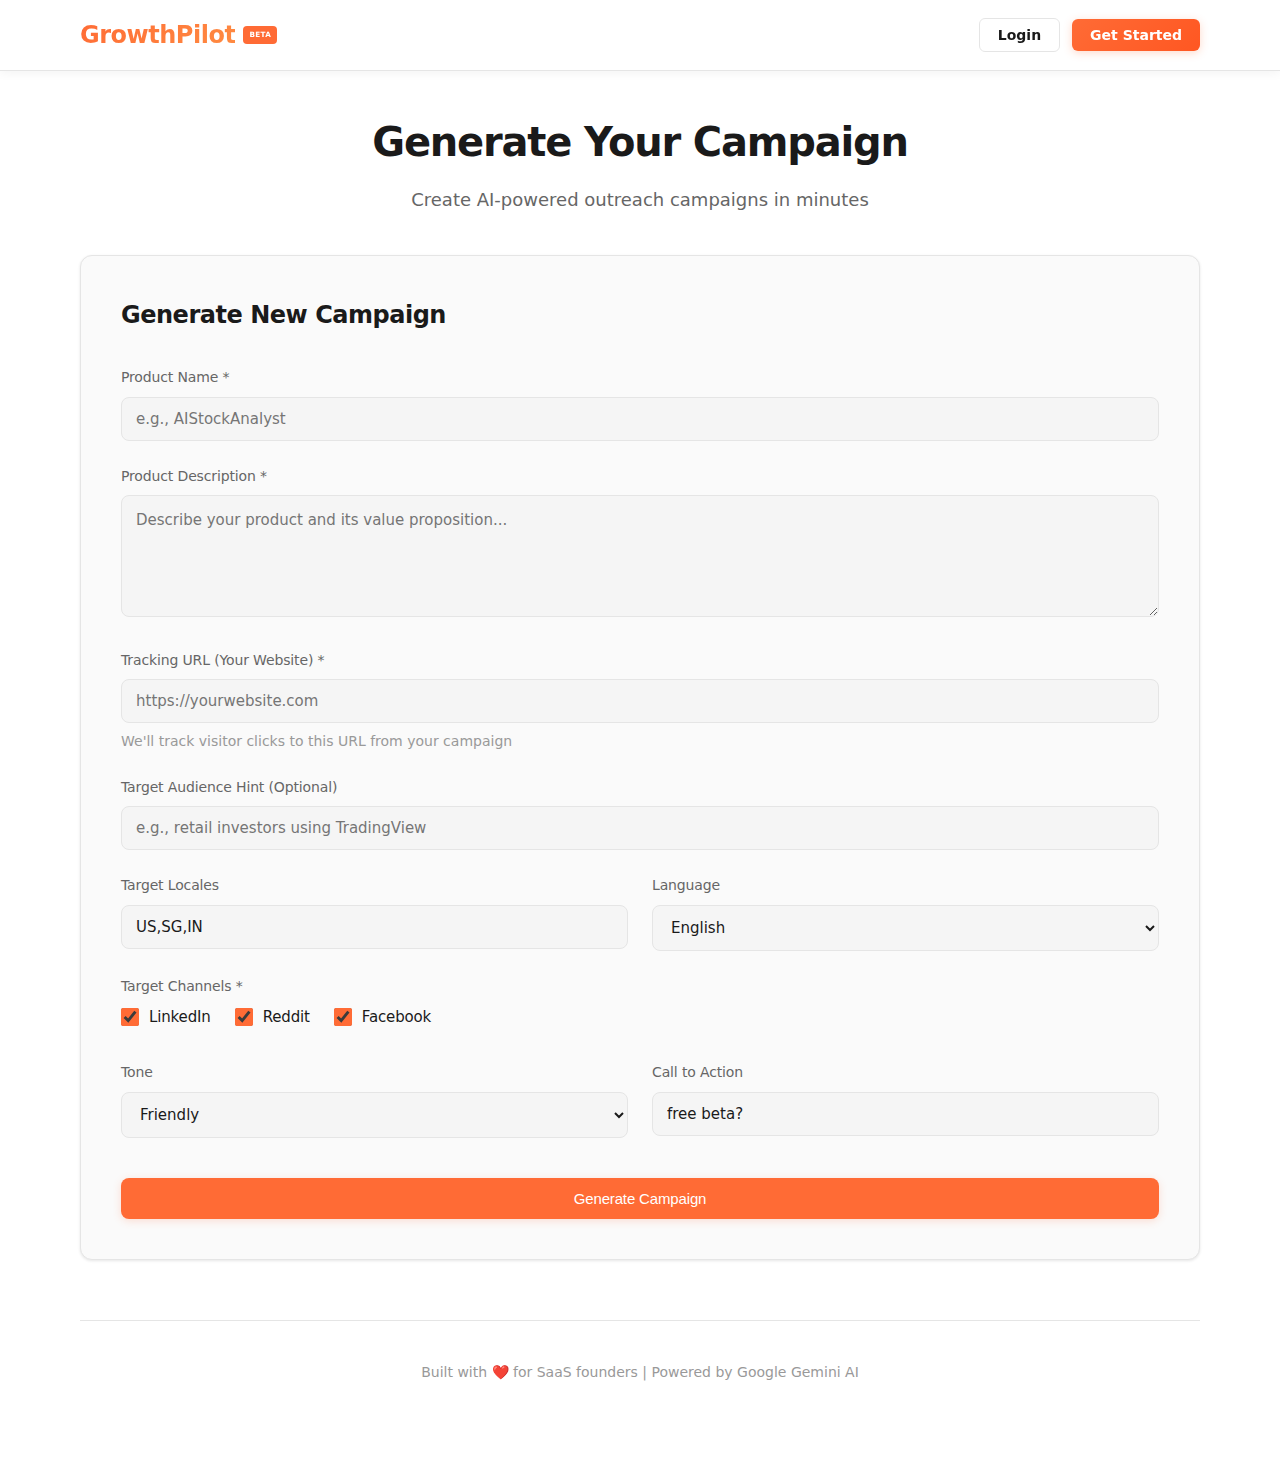
<file: frontend/index.html>
<!DOCTYPE html>
<html lang="en">
<head>
    <meta charset="UTF-8">
    <meta name="viewport" content="width=device-width, initial-scale=1.0">
    <title>GrowthPilot - AI-Powered SaaS Outreach Automation</title>
    <link rel="stylesheet" href="static/css/styles.css?v=3">
</head>
<body>
    <!-- Top Navigation Bar -->
    <nav class="top-nav">
        <div class="nav-container">
            <div class="nav-brand">
                <span class="brand-name">GrowthPilot</span>
                <span class="beta-badge">BETA</span>
            </div>
            <div class="nav-menu" id="navMenu">
                <!-- Logged out state -->
                <div id="loggedOutMenu" style="display: none;">
                    <button onclick="showLoginModal()" class="nav-btn nav-btn-secondary">Login</button>
                    <button onclick="showSignupModal()" class="nav-btn nav-btn-primary">Get Started</button>
                </div>

                <!-- Logged in state -->
                <div id="loggedInMenu" style="display: none;">
                    <a href="/index.html" class="nav-link" style="color: var(--color-accent);">Campaign</a>
                    <a href="/dashboard.html" class="nav-link">Dashboard</a>
                    <a href="/analyze.html" class="nav-link">Analyze</a>
                    <a href="/setup.html" class="nav-link" style="color: #10B981; font-weight: 600;">🚀 Setup Guide</a>
                    <span id="userEmail" class="user-email"></span>
                    <button onclick="handleLogout()" class="nav-btn-logout">Logout</button>
                </div>
            </div>
        </div>
    </nav>

    <div class="container">
        <header>
            <h1>Generate Your Campaign</h1>
            <p class="subtitle">Create AI-powered outreach campaigns in minutes</p>
        </header>

        <main>
            <!-- Campaign Generation Form -->
            <section class="card">
                <h2>Generate New Campaign</h2>
                <form id="campaignForm">
                    <div class="form-group">
                        <label for="productName">Product Name *</label>
                        <input type="text" id="productName" name="productName" required
                               placeholder="e.g., AIStockAnalyst">
                    </div>

                    <div class="form-group">
                        <label for="description">Product Description *</label>
                        <textarea id="description" name="description" rows="4" required
                                  placeholder="Describe your product and its value proposition..."></textarea>
                    </div>

                    <div class="form-group">
                        <label for="trackingUrl">Tracking URL (Your Website) *</label>
                        <input type="url" id="trackingUrl" name="trackingUrl" required
                               placeholder="https://yourwebsite.com">
                        <small class="field-hint">
                            We'll track visitor clicks to this URL from your campaign
                        </small>
                    </div>

                    <div class="form-group">
                        <label for="targetAudience">Target Audience Hint (Optional)</label>
                        <input type="text" id="targetAudience" name="targetAudience"
                               placeholder="e.g., retail investors using TradingView">
                    </div>

                    <div class="form-row">
                        <div class="form-group">
                            <label for="locales">Target Locales</label>
                            <input type="text" id="locales" name="locales" value="US,SG,IN"
                                   placeholder="Comma-separated: US,UK,SG">
                        </div>

                        <div class="form-group">
                            <label for="language">Language</label>
                            <select id="language" name="language">
                                <option value="en">English</option>
                                <option value="es">Spanish</option>
                                <option value="fr">French</option>
                                <option value="de">German</option>
                            </select>
                        </div>
                    </div>

                    <div class="form-group">
                        <label>Target Channels *</label>
                        <div class="checkbox-group">
                            <label>
                                <input type="checkbox" name="channels" value="linkedin" checked>
                                LinkedIn
                            </label>
                            <label>
                                <input type="checkbox" name="channels" value="reddit" checked>
                                Reddit
                            </label>
                            <label>
                                <input type="checkbox" name="channels" value="facebook" checked>
                                Facebook
                            </label>
                        </div>
                    </div>

                    <div class="form-row">
                        <div class="form-group">
                            <label for="tone">Tone</label>
                            <select id="tone" name="tone">
                                <option value="friendly">Friendly</option>
                                <option value="professional">Professional</option>
                                <option value="casual">Casual</option>
                                <option value="enthusiastic">Enthusiastic</option>
                            </select>
                        </div>

                        <div class="form-group">
                            <label for="cta">Call to Action</label>
                            <input type="text" id="cta" name="cta" value="free beta?"
                                   placeholder="e.g., interested in learning more?">
                        </div>
                    </div>

                    <button type="submit" class="btn btn-primary">
                        Generate Campaign
                    </button>
                </form>

                <div id="loading" class="loading" style="display: none;">
                    <div class="spinner"></div>
                    <p>Generating your campaign... This may take a minute.</p>
                </div>
            </section>

            <!-- Results Section -->
            <section id="results" class="card" style="display: none;">
                <h2>Campaign Results</h2>

                <!-- ICP Section -->
                <div class="result-section">
                    <h3>Ideal Customer Profile</h3>
                    <div id="icpResults"></div>
                </div>

                <!-- Search Queries -->
                <div class="result-section">
                    <h3>Search Queries</h3>
                    <div id="queryResults"></div>
                </div>

                <!-- LinkedIn Copy -->
                <div id="linkedinSection" class="result-section">
                    <h3>LinkedIn Copy</h3>
                    <div id="linkedinResults"></div>
                </div>

                <!-- Reddit Copy -->
                <div id="redditSection" class="result-section">
                    <h3>Reddit Copy</h3>
                    <div id="redditResults"></div>
                </div>

                <!-- Facebook Copy -->
                <div id="facebookSection" class="result-section">
                    <h3>Facebook Copy</h3>
                    <div id="facebookResults"></div>
                </div>

                <!-- Policy Review -->
                <div class="result-section">
                    <h3>Policy Review</h3>
                    <div id="policyResults"></div>
                </div>

                <button onclick="window.location.reload()" class="btn btn-secondary">
                    Create New Campaign
                </button>
            </section>

            <!-- Error Section -->
            <section id="error" class="card error-card" style="display: none;">
                <h2>Error</h2>
                <p id="errorMessage"></p>
                <button onclick="window.location.reload()" class="btn btn-secondary">
                    Try Again
                </button>
            </section>
        </main>

        <footer>
            <p>Built with ❤️ for SaaS founders | Powered by Google Gemini AI</p>
        </footer>
    </div>

    <!-- Login Modal -->
    <div id="loginModal" class="modal">
        <div class="modal-content">
            <span class="close" onclick="closeLoginModal()">&times;</span>
            <h2>Login to GrowthPilot</h2>
            <form id="loginForm" onsubmit="handleLogin(event)">
                <div class="form-group">
                    <label for="loginEmail">Email</label>
                    <input type="email" id="loginEmail" required>
                </div>
                <div class="form-group">
                    <label for="loginPassword">Password</label>
                    <input type="password" id="loginPassword" required>
                </div>
                <div id="loginError" class="error-message" style="display: none;"></div>
                <button type="submit" class="btn btn-primary" style="width: 100%;">Login</button>
                <p style="text-align: center; margin-top: 15px;">
                    Don't have an account? <a href="#" onclick="switchToSignup(event)" style="color: #6366f1;">Sign up</a>
                </p>
            </form>
        </div>
    </div>

    <!-- Signup Modal -->
    <div id="signupModal" class="modal">
        <div class="modal-content">
            <span class="close" onclick="closeSignupModal()">&times;</span>
            <h2>Sign Up for GrowthPilot</h2>
            <form id="signupForm" onsubmit="handleSignup(event)">
                <div class="form-group">
                    <label for="signupName">Full Name (Optional)</label>
                    <input type="text" id="signupName">
                </div>
                <div class="form-group">
                    <label for="signupEmail">Email</label>
                    <input type="email" id="signupEmail" required>
                </div>
                <div class="form-group">
                    <label for="signupPassword">Password</label>
                    <input type="password" id="signupPassword" required minlength="6">
                </div>
                <div id="signupError" class="error-message" style="display: none;"></div>
                <div id="signupSuccess" class="success-message" style="display: none;"></div>
                <button type="submit" class="btn btn-primary" style="width: 100%;">Sign Up</button>
                <p style="text-align: center; margin-top: 15px;">
                    Already have an account? <a href="#" onclick="switchToLogin(event)" style="color: #6366f1;">Login</a>
                </p>
            </form>
        </div>
    </div>

    <style>
        .modal {
            display: none;
            position: fixed;
            z-index: 1000;
            left: 0;
            top: 0;
            width: 100%;
            height: 100%;
            background-color: rgba(0,0,0,0.5);
        }

        .modal-content {
            background-color: white;
            margin: 10% auto;
            padding: 30px;
            border-radius: 8px;
            width: 90%;
            max-width: 450px;
            box-shadow: 0 4px 20px rgba(0,0,0,0.2);
            position: relative;
        }

        .close {
            color: #aaa;
            float: right;
            font-size: 28px;
            font-weight: bold;
            cursor: pointer;
            line-height: 20px;
        }

        .close:hover,
        .close:focus {
            color: #000;
        }

        .error-message {
            background: #fee;
            border: 1px solid #fcc;
            color: #c33;
            padding: 10px;
            border-radius: 4px;
            margin-bottom: 15px;
        }

        .success-message {
            background: #efe;
            border: 1px solid #cfc;
            color: #3c3;
            padding: 10px;
            border-radius: 4px;
            margin-bottom: 15px;
        }
    </style>

    <script src="static/js/app.js?v=7"></script>
</body>
</html>
</file>
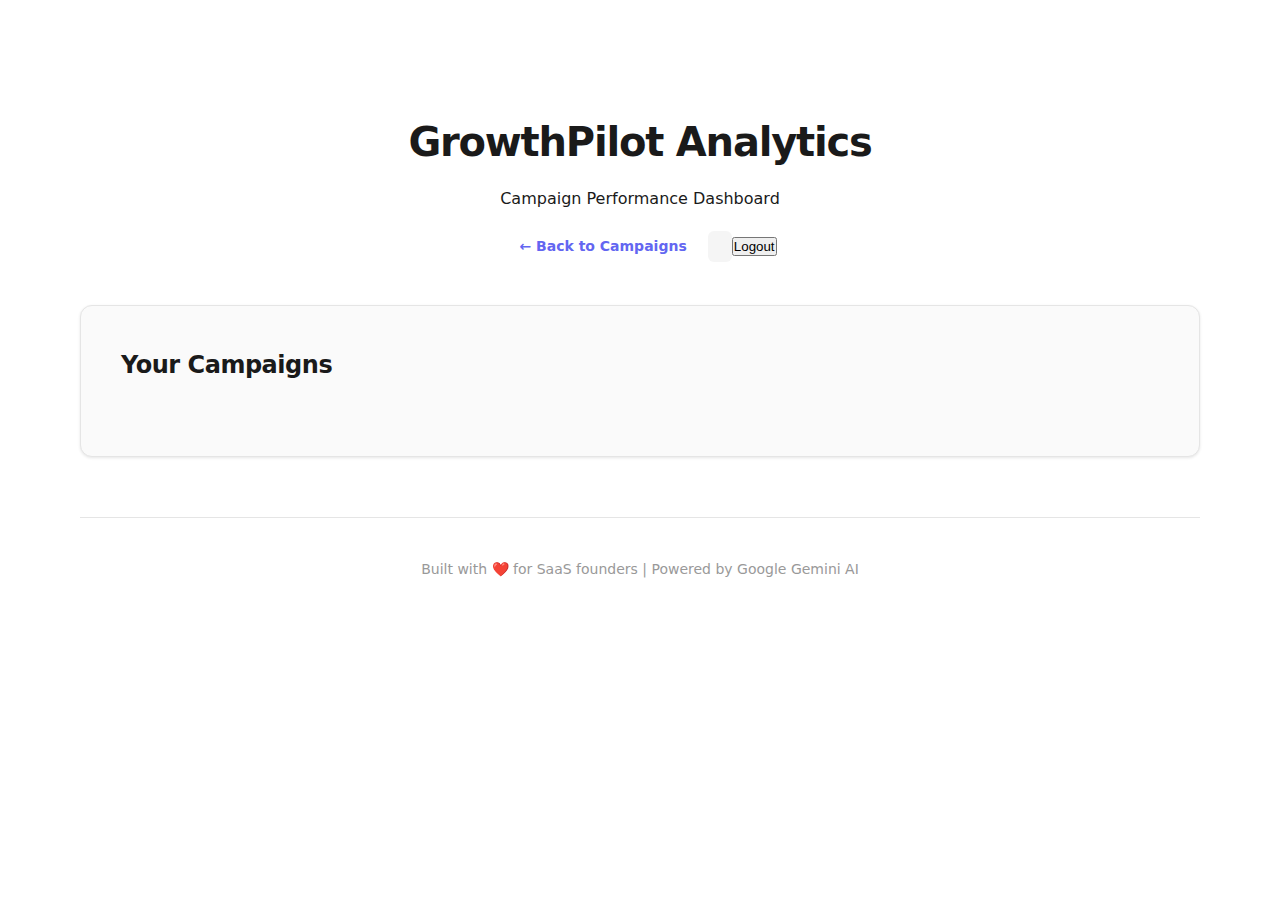
<file: frontend/analytics.html>
<!DOCTYPE html>
<html lang="en">
<head>
    <meta charset="UTF-8">
    <meta name="viewport" content="width=device-width, initial-scale=1.0">
    <title>Analytics - GrowthPilot</title>
    <link rel="stylesheet" href="static/css/styles.css?v=3">
    <style>
        .campaigns-grid {
            display: grid;
            grid-template-columns: repeat(auto-fill, minmax(350px, 1fr));
            gap: 20px;
            margin-top: 20px;
        }

        .campaign-card {
            background: white;
            border: 1px solid #e0e0e0;
            border-radius: 8px;
            padding: 20px;
            cursor: pointer;
            transition: all 0.3s ease;
        }

        .campaign-card:hover {
            box-shadow: 0 4px 12px rgba(0,0,0,0.1);
            transform: translateY(-2px);
        }

        .campaign-header {
            display: flex;
            justify-content: space-between;
            align-items: start;
            margin-bottom: 15px;
        }

        .campaign-name {
            font-size: 18px;
            font-weight: 600;
            color: #333;
            margin-bottom: 5px;
        }

        .campaign-status {
            padding: 4px 12px;
            border-radius: 12px;
            font-size: 12px;
            font-weight: 500;
            text-transform: uppercase;
        }

        .status-draft { background: #f3f4f6; color: #6b7280; }
        .status-active { background: #d1fae5; color: #059669; }
        .status-paused { background: #fef3c7; color: #d97706; }

        .metrics-grid {
            display: grid;
            grid-template-columns: repeat(2, 1fr);
            gap: 10px;
            margin-top: 15px;
        }

        .metric {
            background: #f9fafb;
            padding: 12px;
            border-radius: 6px;
        }

        .metric-label {
            font-size: 12px;
            color: #6b7280;
            margin-bottom: 4px;
        }

        .metric-value {
            font-size: 20px;
            font-weight: 600;
            color: #111827;
        }

        .channels-list {
            display: flex;
            gap: 8px;
            margin-top: 10px;
            flex-wrap: wrap;
        }

        .channel-badge {
            padding: 4px 10px;
            background: #e0e7ff;
            color: #4338ca;
            border-radius: 6px;
            font-size: 12px;
        }

        .created-date {
            font-size: 13px;
            color: #9ca3af;
            margin-top: 10px;
        }

        .no-campaigns {
            text-align: center;
            padding: 60px 20px;
            color: #6b7280;
        }

        .no-campaigns h3 {
            margin-bottom: 10px;
            color: #374151;
        }

        .nav-link {
            color: #6366f1;
            text-decoration: none;
            margin-top: 15px;
            display: inline-block;
        }

        .nav-link:hover {
            text-decoration: underline;
        }
    </style>
</head>
<body>
    <div class="container">
        <header>
            <div class="header-content">
                <div>
                    <h1>GrowthPilot Analytics</h1>
                    <p class="tagline">Campaign Performance Dashboard</p>
                </div>
                <div class="user-menu">
                    <a href="/" class="nav-link">← Back to Campaigns</a>
                    <span id="userEmail" class="user-email"></span>
                    <button onclick="handleLogout()" class="logout-btn">Logout</button>
                </div>
            </div>
        </header>

        <main>
            <section class="card">
                <h2>Your Campaigns</h2>

                <div id="loading" class="loading" style="display: none;">
                    <div class="spinner"></div>
                    <p>Loading campaigns...</p>
                </div>

                <div id="error" class="error-card" style="display: none;">
                    <p id="errorMessage"></p>
                </div>

                <div id="campaignsList"></div>
            </section>
        </main>

        <footer>
            <p>Built with ❤️ for SaaS founders | Powered by Google Gemini AI</p>
        </footer>
    </div>

    <script src="static/js/app.js?v=4"></script>
    <script>
        const API_BASE_URL = window.location.hostname === "localhost" ? "http://localhost:8001" : window.location.origin;

        async function loadCampaigns() {
            document.getElementById('loading').style.display = 'block';
            document.getElementById('error').style.display = 'none';

            try {
                const token = localStorage.getItem('token');
                const response = await fetch(`${API_BASE_URL}/api/analytics/campaigns/summary`, {
                    headers: {
                        'Authorization': `Bearer ${token}`
                    }
                });

                if (!response.ok) {
                    throw new Error('Failed to load campaigns');
                }

                const data = await response.json();
                displayCampaigns(data.campaigns);

            } catch (error) {
                console.error('Error loading campaigns:', error);
                document.getElementById('error').style.display = 'block';
                document.getElementById('errorMessage').textContent =
                    `Failed to load campaigns: ${error.message}`;
            } finally {
                document.getElementById('loading').style.display = 'none';
            }
        }

        function displayCampaigns(campaigns) {
            const container = document.getElementById('campaignsList');

            if (!campaigns || campaigns.length === 0) {
                container.innerHTML = `
                    <div class="no-campaigns">
                        <h3>No campaigns yet</h3>
                        <p>Create your first campaign to start tracking performance</p>
                        <a href="/" class="btn btn-primary" style="margin-top: 20px;">Create Campaign</a>
                    </div>
                `;
                return;
            }

            let html = '<div class="campaigns-grid">';

            campaigns.forEach(campaign => {
                const statusClass = `status-${campaign.status}`;
                const createdDate = new Date(campaign.created_at).toLocaleDateString();

                html += `
                    <div class="campaign-card" onclick="viewCampaignDetails(${campaign.id})">
                        <div class="campaign-header">
                            <div>
                                <div class="campaign-name">${campaign.product_name}</div>
                                <div style="font-size: 13px; color: #6b7280; margin-top: 4px;">
                                    ${campaign.tracking_url || 'No tracking URL'}
                                </div>
                            </div>
                            <span class="campaign-status ${statusClass}">${campaign.status}</span>
                        </div>

                        <div class="channels-list">
                            ${(campaign.channels || []).map(channel =>
                                `<span class="channel-badge">${channel}</span>`
                            ).join('')}
                        </div>

                        <div class="metrics-grid">
                            <div class="metric">
                                <div class="metric-label">Clicks</div>
                                <div class="metric-value">${campaign.metrics.clicks}</div>
                            </div>
                            <div class="metric">
                                <div class="metric-label">Messages</div>
                                <div class="metric-value">${campaign.metrics.messages_sent}</div>
                            </div>
                            <div class="metric">
                                <div class="metric-label">Replies</div>
                                <div class="metric-value">${campaign.metrics.replies}</div>
                            </div>
                            <div class="metric">
                                <div class="metric-label">Response Rate</div>
                                <div class="metric-value">${campaign.metrics.response_rate}%</div>
                            </div>
                        </div>

                        <div class="created-date">Created ${createdDate}</div>
                    </div>
                `;
            });

            html += '</div>';
            container.innerHTML = html;
        }

        function viewCampaignDetails(campaignId) {
            // For now, just show an alert. We can implement a detailed view later
            alert(`Campaign details view for campaign #${campaignId} will be implemented next!`);
            // TODO: Navigate to detailed campaign analytics page
        }

        // Load campaigns on page load
        document.addEventListener('DOMContentLoaded', () => {
            checkAuth();
            loadCampaigns();
        });
    </script>
</body>
</html>
</file>
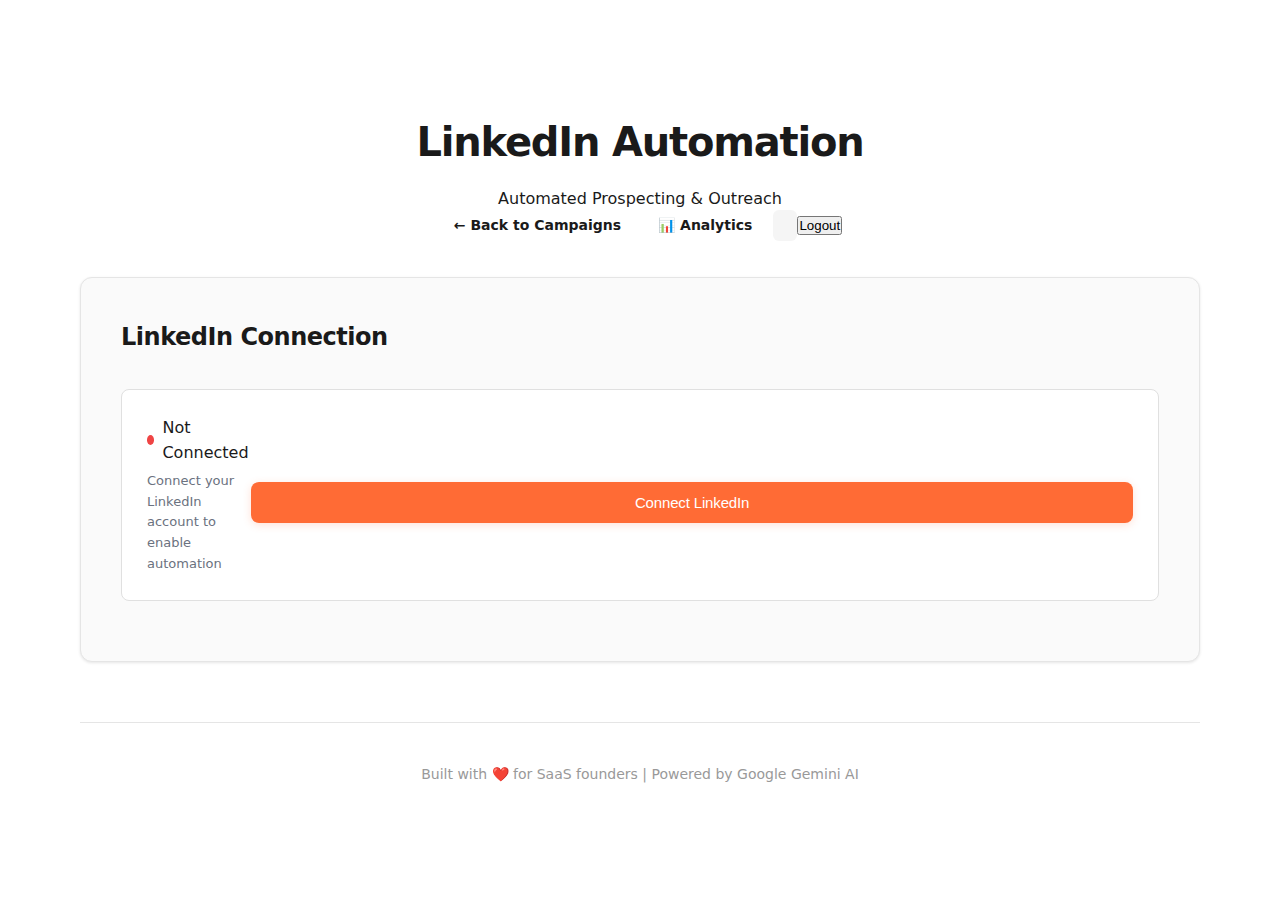
<file: frontend/linkedin-automation.html>
<!DOCTYPE html>
<html lang="en">
<head>
    <meta charset="UTF-8">
    <meta name="viewport" content="width=device-width, initial-scale=1.0">
    <title>LinkedIn Automation - GrowthPilot</title>
    <link rel="stylesheet" href="static/css/styles.css?v=3">
    <style>
        .status-indicator {
            display: inline-block;
            width: 10px;
            height: 10px;
            border-radius: 50%;
            margin-right: 8px;
        }
        .status-online { background: #10b981; }
        .status-offline { background: #ef4444; }

        .automation-card {
            background: white;
            border: 1px solid #e0e0e0;
            border-radius: 8px;
            padding: 25px;
            margin-bottom: 20px;
        }

        .btn-group {
            display: flex;
            gap: 10px;
            margin-top: 15px;
        }

        .search-results {
            max-height: 400px;
            overflow-y: auto;
            margin-top: 20px;
        }

        .profile-item {
            background: #f9fafb;
            padding: 15px;
            border-radius: 6px;
            margin-bottom: 10px;
            border: 1px solid #e5e7eb;
        }

        .profile-name {
            font-weight: 600;
            color: #111827;
            margin-bottom: 4px;
        }

        .profile-headline {
            font-size: 14px;
            color: #6b7280;
            margin-bottom: 4px;
        }

        .profile-location {
            font-size: 13px;
            color: #9ca3af;
        }

        .message-template {
            background: #fef3c7;
            padding: 15px;
            border-radius: 6px;
            margin-top: 15px;
            border-left: 4px solid #f59e0b;
        }

        .helper-text {
            font-size: 13px;
            color: #6b7280;
            margin-top: 5px;
        }
    </style>
</head>
<body>
    <div class="container">
        <header>
            <div class="header-content">
                <div>
                    <h1>LinkedIn Automation</h1>
                    <p class="tagline">Automated Prospecting & Outreach</p>
                </div>
                <div class="user-menu">
                    <a href="/" class="nav-link">← Back to Campaigns</a>
                    <a href="/analytics.html" class="nav-link">📊 Analytics</a>
                    <span id="userEmail" class="user-email"></span>
                    <button onclick="handleLogout()" class="logout-btn">Logout</button>
                </div>
            </div>
        </header>

        <main>
            <!-- Connection Status -->
            <section class="card">
                <h2>LinkedIn Connection</h2>
                <div class="automation-card">
                    <div style="display: flex; align-items: center; justify-content: space-between;">
                        <div style="flex: 1;">
                            <div style="display: flex; align-items: center;">
                                <span id="statusIndicator" class="status-indicator status-offline"></span>
                                <span id="statusText">Not Connected</span>
                            </div>
                            <p class="helper-text">Connect your LinkedIn account to enable automation</p>
                            <div id="quotaDisplay" style="margin-top: 10px; display: none;">
                                <div style="background: #f0f9ff; border: 1px solid #bae6fd; padding: 10px; border-radius: 6px;">
                                    <strong>Today's Quota:</strong>
                                    <span id="quotaText">0/20 messages sent</span>
                                    <div style="margin-top: 8px; background: #e0e0e0; height: 8px; border-radius: 4px; overflow: hidden;">
                                        <div id="quotaBar" style="background: #3b82f6; height: 100%; width: 0%; transition: width 0.3s;"></div>
                                    </div>
                                </div>
                            </div>
                        </div>
                        <button id="connectBtn" onclick="toggleConnection()" class="btn btn-primary">
                            Connect LinkedIn
                        </button>
                    </div>

                    <div id="loginForm" style="display: none; margin-top: 20px;">
                        <div class="form-group">
                            <label for="linkedinEmail">LinkedIn Email</label>
                            <input type="email" id="linkedinEmail" required>
                        </div>
                        <div class="form-group">
                            <label for="linkedinPassword">LinkedIn Password</label>
                            <input type="password" id="linkedinPassword" required>
                        </div>
                        <div class="btn-group">
                            <button onclick="connectLinkedIn()" class="btn btn-primary">Login</button>
                            <button onclick="cancelLogin()" class="btn btn-secondary">Cancel</button>
                        </div>
                    </div>
                </div>
            </section>

            <!-- Automated Outreach -->
            <section id="automationSection" class="card" style="display: none;">
                <h2>Start Automated Outreach</h2>

                <div class="automation-card">
                    <form id="automationForm" onsubmit="startAutomation(event)">
                        <div class="form-group">
                            <label for="campaignSelect">Select Campaign *</label>
                            <select id="campaignSelect" required>
                                <option value="">Loading campaigns...</option>
                            </select>
                        </div>

                        <div class="form-group">
                            <label for="searchQuery">Search Query *</label>
                            <input
                                type="text"
                                id="searchQuery"
                                required
                                placeholder="e.g., SaaS founder OR startup CEO">
                            <p class="helper-text">LinkedIn search keywords to find prospects</p>
                        </div>

                        <div class="form-group">
                            <label for="messageTemplate">Message Template *</label>
                            <textarea
                                id="messageTemplate"
                                rows="6"
                                required
                                placeholder="Hi {name},&#10;&#10;I noticed your experience in {headline}..."></textarea>
                            <p class="helper-text">Use {name} and {headline} as placeholders for personalization</p>
                        </div>

                        <div class="form-row">
                            <div class="form-group">
                                <label for="maxProspects">Max Prospects</label>
                                <input type="number" id="maxProspects" value="50" min="1" max="100">
                            </div>

                            <div class="form-group">
                                <label for="outreachType">Outreach Type</label>
                                <select id="outreachType">
                                    <option value="connection">Connection Request</option>
                                    <option value="message">Direct Message</option>
                                </select>
                            </div>
                        </div>

                        <div class="message-template">
                            <strong>⚠️ Daily Limit:</strong> This tool enforces a safe limit of <strong>20 messages per day</strong> to protect your LinkedIn account.
                            Messages are sent automatically with 30-second intervals between each message.
                        </div>

                        <button type="submit" class="btn btn-primary" style="margin-top: 20px; width: 100%;">
                            🚀 Start Automated Outreach
                        </button>
                    </form>
                </div>
            </section>

            <!-- Manual Search & Test -->
            <section id="searchSection" class="card" style="display: none;">
                <h2>Search LinkedIn Prospects</h2>

                <div class="automation-card">
                    <div class="form-group">
                        <label for="testSearchQuery">Search Query</label>
                        <input
                            type="text"
                            id="testSearchQuery"
                            placeholder="e.g., product manager San Francisco">
                    </div>

                    <button onclick="searchProspects()" class="btn btn-secondary">Search</button>

                    <div id="searchResults" class="search-results"></div>
                </div>
            </section>

            <div id="loading" class="loading" style="display: none;">
                <div class="spinner"></div>
                <p id="loadingText">Processing...</p>
            </div>
        </main>

        <footer>
            <p>Built with ❤️ for SaaS founders | Powered by Google Gemini AI</p>
        </footer>
    </div>

    <script src="static/js/app.js?v=4"></script>
    <script>
        const API_BASE_URL = "http://localhost:8001";
        let isConnected = false;

        async function checkConnectionStatus() {
            try {
                const token = localStorage.getItem('token');
                const response = await fetch(`${API_BASE_URL}/api/linkedin/status`, {
                    headers: { 'Authorization': `Bearer ${token}` }
                });

                const data = await response.json();
                updateConnectionUI(data.logged_in, data);
            } catch (error) {
                console.error('Error checking status:', error);
                updateConnectionUI(false, null);
            }
        }

        function updateConnectionUI(connected, statusData = null) {
            isConnected = connected;
            const indicator = document.getElementById('statusIndicator');
            const statusText = document.getElementById('statusText');
            const connectBtn = document.getElementById('connectBtn');
            const automationSection = document.getElementById('automationSection');
            const searchSection = document.getElementById('searchSection');
            const quotaDisplay = document.getElementById('quotaDisplay');

            if (connected) {
                indicator.className = 'status-indicator status-online';
                statusText.textContent = 'Connected to LinkedIn';
                connectBtn.textContent = 'Disconnect';
                connectBtn.className = 'btn btn-secondary';
                automationSection.style.display = 'block';
                searchSection.style.display = 'block';
            } else {
                indicator.className = 'status-indicator status-offline';
                statusText.textContent = 'Not Connected';
                connectBtn.textContent = 'Connect LinkedIn';
                connectBtn.className = 'btn btn-primary';
                automationSection.style.display = 'none';
                searchSection.style.display = 'none';
            }

            // Update quota display
            if (statusData) {
                const sentToday = statusData.sent_today || 0;
                const dailyLimit = statusData.daily_limit || 20;
                const remaining = statusData.remaining_quota || 0;
                const percentage = (sentToday / dailyLimit) * 100;

                document.getElementById('quotaText').textContent =
                    `${sentToday}/${dailyLimit} messages sent (${remaining} remaining)`;
                document.getElementById('quotaBar').style.width = `${percentage}%`;

                // Change color based on usage
                const quotaBar = document.getElementById('quotaBar');
                if (percentage >= 100) {
                    quotaBar.style.background = '#ef4444'; // Red
                } else if (percentage >= 80) {
                    quotaBar.style.background = '#f59e0b'; // Orange
                } else {
                    quotaBar.style.background = '#3b82f6'; // Blue
                }

                quotaDisplay.style.display = 'block';
            } else {
                quotaDisplay.style.display = 'none';
            }
        }

        function toggleConnection() {
            if (isConnected) {
                disconnectLinkedIn();
            } else {
                document.getElementById('loginForm').style.display = 'block';
                document.getElementById('connectBtn').style.display = 'none';
            }
        }

        function cancelLogin() {
            document.getElementById('loginForm').style.display = 'none';
            document.getElementById('connectBtn').style.display = 'block';
        }

        async function connectLinkedIn() {
            const email = document.getElementById('linkedinEmail').value;
            const password = document.getElementById('linkedinPassword').value;

            if (!email || !password) {
                alert('Please enter both email and password');
                return;
            }

            showLoading('Connecting to LinkedIn...');

            try {
                const token = localStorage.getItem('token');
                const response = await fetch(`${API_BASE_URL}/api/linkedin/login`, {
                    method: 'POST',
                    headers: {
                        'Content-Type': 'application/json',
                        'Authorization': `Bearer ${token}`
                    },
                    body: JSON.stringify({ email, password })
                });

                const data = await response.json();

                if (response.ok) {
                    alert('Successfully connected to LinkedIn!');
                    document.getElementById('linkedinEmail').value = '';
                    document.getElementById('linkedinPassword').value = '';
                    document.getElementById('loginForm').style.display = 'none';
                    document.getElementById('connectBtn').style.display = 'block';
                    await checkConnectionStatus(); // Refresh status to get quota
                    await loadCampaigns();
                } else {
                    alert(`Connection failed: ${data.detail}`);
                }
            } catch (error) {
                alert(`Error: ${error.message}`);
            } finally {
                hideLoading();
            }
        }

        async function disconnectLinkedIn() {
            showLoading('Disconnecting...');

            try {
                const token = localStorage.getItem('token');
                await fetch(`${API_BASE_URL}/api/linkedin/logout`, {
                    method: 'POST',
                    headers: { 'Authorization': `Bearer ${token}` }
                });

                updateConnectionUI(false);
                alert('Disconnected from LinkedIn');
            } catch (error) {
                alert(`Error: ${error.message}`);
            } finally {
                hideLoading();
            }
        }

        async function loadCampaigns() {
            try {
                const token = localStorage.getItem('token');
                const response = await fetch(`${API_BASE_URL}/api/analytics/campaigns/summary`, {
                    headers: { 'Authorization': `Bearer ${token}` }
                });

                const data = await response.json();
                const select = document.getElementById('campaignSelect');

                select.innerHTML = '<option value="">Select a campaign...</option>';

                data.campaigns.forEach(campaign => {
                    const option = document.createElement('option');
                    option.value = campaign.id;
                    option.textContent = campaign.product_name;
                    select.appendChild(option);
                });
            } catch (error) {
                console.error('Error loading campaigns:', error);
            }
        }

        async function startAutomation(event) {
            event.preventDefault();

            const campaignId = document.getElementById('campaignSelect').value;
            const searchQuery = document.getElementById('searchQuery').value;
            const messageTemplate = document.getElementById('messageTemplate').value;
            const maxProspects = parseInt(document.getElementById('maxProspects').value);
            const outreachType = document.getElementById('outreachType').value;

            if (!confirm(`Start automated outreach to ${maxProspects} prospects?`)) {
                return;
            }

            showLoading('Starting automated outreach...');

            try {
                const token = localStorage.getItem('token');
                const response = await fetch(`${API_BASE_URL}/api/linkedin/automate`, {
                    method: 'POST',
                    headers: {
                        'Content-Type': 'application/json',
                        'Authorization': `Bearer ${token}`
                    },
                    body: JSON.stringify({
                        campaign_id: parseInt(campaignId),
                        search_query: searchQuery,
                        message_template: messageTemplate,
                        max_prospects: maxProspects,
                        send_as_connection: outreachType === 'connection'
                    })
                });

                const data = await response.json();

                if (response.ok) {
                    alert('Automated outreach started! This will run in the background. Check back later to see progress.');
                    // Refresh quota after starting automation
                    await checkConnectionStatus();
                } else {
                    alert(`Error: ${data.detail}`);
                }
            } catch (error) {
                alert(`Error: ${error.message}`);
            } finally {
                hideLoading();
            }
        }

        async function searchProspects() {
            const query = document.getElementById('testSearchQuery').value;
            if (!query) {
                alert('Please enter a search query');
                return;
            }

            showLoading('Searching LinkedIn...');

            try {
                const token = localStorage.getItem('token');
                const response = await fetch(`${API_BASE_URL}/api/linkedin/search`, {
                    method: 'POST',
                    headers: {
                        'Content-Type': 'application/json',
                        'Authorization': `Bearer ${token}`
                    },
                    body: JSON.stringify({ query, limit: 20 })
                });

                const data = await response.json();

                if (response.ok) {
                    displaySearchResults(data.profiles);
                } else {
                    alert(`Error: ${data.detail}`);
                }
            } catch (error) {
                alert(`Error: ${error.message}`);
            } finally {
                hideLoading();
            }
        }

        function displaySearchResults(profiles) {
            const container = document.getElementById('searchResults');

            if (!profiles || profiles.length === 0) {
                container.innerHTML = '<p style="text-align: center; color: #6b7280;">No profiles found</p>';
                return;
            }

            let html = `<h3 style="margin-top: 20px;">Found ${profiles.length} profiles</h3>`;

            profiles.forEach(profile => {
                html += `
                    <div class="profile-item">
                        <div class="profile-name">${profile.name}</div>
                        <div class="profile-headline">${profile.headline}</div>
                        <div class="profile-location">${profile.location}</div>
                    </div>
                `;
            });

            container.innerHTML = html;
        }

        function showLoading(text = 'Processing...') {
            document.getElementById('loadingText').textContent = text;
            document.getElementById('loading').style.display = 'block';
        }

        function hideLoading() {
            document.getElementById('loading').style.display = 'none';
        }

        // Initialize on page load
        document.addEventListener('DOMContentLoaded', () => {
            checkAuth();
            checkConnectionStatus();
        });
    </script>
</body>
</html>
</file>
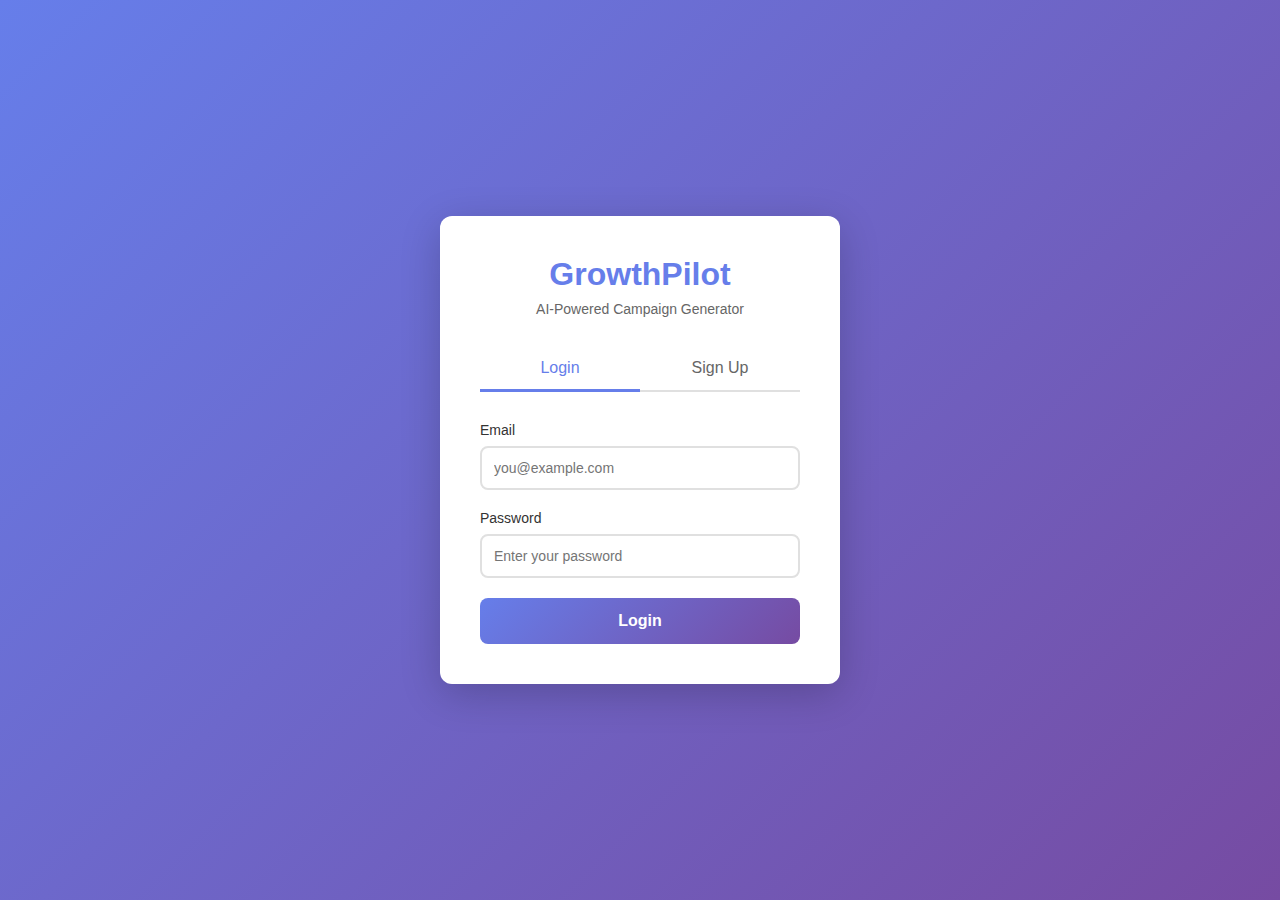
<file: frontend/login.html>
<!DOCTYPE html>
<html lang="en">
<head>
    <meta charset="UTF-8">
    <meta name="viewport" content="width=device-width, initial-scale=1.0">
    <title>Login - GrowthPilot</title>
    <style>
        * {
            margin: 0;
            padding: 0;
            box-sizing: border-box;
        }

        body {
            font-family: -apple-system, BlinkMacSystemFont, 'Segoe UI', Roboto, Oxygen, Ubuntu, Cantarell, sans-serif;
            background: linear-gradient(135deg, #667eea 0%, #764ba2 100%);
            min-height: 100vh;
            display: flex;
            justify-content: center;
            align-items: center;
            padding: 20px;
        }

        .auth-container {
            background: white;
            border-radius: 12px;
            box-shadow: 0 10px 40px rgba(0,0,0,0.2);
            max-width: 400px;
            width: 100%;
            padding: 40px;
        }

        .logo {
            text-align: center;
            margin-bottom: 30px;
        }

        .logo h1 {
            color: #667eea;
            font-size: 32px;
            margin-bottom: 8px;
        }

        .logo p {
            color: #666;
            font-size: 14px;
        }

        .tabs {
            display: flex;
            margin-bottom: 30px;
            border-bottom: 2px solid #e0e0e0;
        }

        .tab {
            flex: 1;
            padding: 12px;
            text-align: center;
            cursor: pointer;
            color: #666;
            font-weight: 500;
            border-bottom: 3px solid transparent;
            margin-bottom: -2px;
            transition: all 0.3s;
        }

        .tab.active {
            color: #667eea;
            border-bottom-color: #667eea;
        }

        .form-container {
            display: none;
        }

        .form-container.active {
            display: block;
        }

        .form-group {
            margin-bottom: 20px;
        }

        label {
            display: block;
            margin-bottom: 8px;
            color: #333;
            font-weight: 500;
            font-size: 14px;
        }

        input {
            width: 100%;
            padding: 12px;
            border: 2px solid #e0e0e0;
            border-radius: 8px;
            font-size: 14px;
            transition: border-color 0.3s;
        }

        input:focus {
            outline: none;
            border-color: #667eea;
        }

        .btn {
            width: 100%;
            padding: 14px;
            background: linear-gradient(135deg, #667eea 0%, #764ba2 100%);
            color: white;
            border: none;
            border-radius: 8px;
            font-size: 16px;
            font-weight: 600;
            cursor: pointer;
            transition: transform 0.2s;
        }

        .btn:hover {
            transform: translateY(-2px);
        }

        .btn:disabled {
            opacity: 0.6;
            cursor: not-allowed;
            transform: none;
        }

        .error {
            background: #fee;
            color: #c00;
            padding: 12px;
            border-radius: 8px;
            margin-bottom: 20px;
            font-size: 14px;
            display: none;
        }

        .error.show {
            display: block;
        }

        .success {
            background: #efe;
            color: #060;
            padding: 12px;
            border-radius: 8px;
            margin-bottom: 20px;
            font-size: 14px;
            display: none;
        }

        .success.show {
            display: block;
        }

        .loading {
            display: none;
            text-align: center;
            margin-top: 20px;
        }

        .loading.show {
            display: block;
        }

        .spinner {
            border: 3px solid #f3f3f3;
            border-top: 3px solid #667eea;
            border-radius: 50%;
            width: 40px;
            height: 40px;
            animation: spin 1s linear infinite;
            margin: 0 auto;
        }

        @keyframes spin {
            0% { transform: rotate(0deg); }
            100% { transform: rotate(360deg); }
        }
    </style>
</head>
<body>
    <div class="auth-container">
        <div class="logo">
            <h1>GrowthPilot</h1>
            <p>AI-Powered Campaign Generator</p>
        </div>

        <div class="tabs">
            <div class="tab active" onclick="switchTab('login')">Login</div>
            <div class="tab" onclick="switchTab('signup')">Sign Up</div>
        </div>

        <div id="error" class="error"></div>
        <div id="success" class="success"></div>

        <!-- Login Form -->
        <div id="login-form" class="form-container active">
            <form onsubmit="handleLogin(event)">
                <div class="form-group">
                    <label for="login-email">Email</label>
                    <input type="email" id="login-email" required placeholder="you@example.com">
                </div>
                <div class="form-group">
                    <label for="login-password">Password</label>
                    <input type="password" id="login-password" required placeholder="Enter your password">
                </div>
                <button type="submit" class="btn" id="login-btn">Login</button>
            </form>
        </div>

        <!-- Signup Form -->
        <div id="signup-form" class="form-container">
            <form onsubmit="handleSignup(event)">
                <div class="form-group">
                    <label for="signup-name">Full Name</label>
                    <input type="text" id="signup-name" placeholder="John Doe">
                </div>
                <div class="form-group">
                    <label for="signup-email">Email</label>
                    <input type="email" id="signup-email" required placeholder="you@example.com">
                </div>
                <div class="form-group">
                    <label for="signup-password">Password</label>
                    <input type="password" id="signup-password" required placeholder="At least 6 characters" minlength="6">
                </div>
                <button type="submit" class="btn" id="signup-btn">Create Account</button>
            </form>
        </div>

        <div class="loading">
            <div class="spinner"></div>
        </div>
    </div>

    <script>
        const API_URL = window.location.hostname === 'localhost' ? 'http://localhost:8001' : window.location.origin;

        function switchTab(tab) {
            // Update tabs
            document.querySelectorAll('.tab').forEach(t => t.classList.remove('active'));
            event.target.classList.add('active');

            // Update forms
            document.querySelectorAll('.form-container').forEach(f => f.classList.remove('active'));
            document.getElementById(`${tab}-form`).classList.add('active');

            // Clear messages
            hideError();
            hideSuccess();
        }

        function showError(message) {
            const errorDiv = document.getElementById('error');
            errorDiv.textContent = message;
            errorDiv.classList.add('show');
        }

        function hideError() {
            document.getElementById('error').classList.remove('show');
        }

        function showSuccess(message) {
            const successDiv = document.getElementById('success');
            successDiv.textContent = message;
            successDiv.classList.add('show');
        }

        function hideSuccess() {
            document.getElementById('success').classList.remove('show');
        }

        function showLoading() {
            document.querySelector('.loading').classList.add('show');
            document.querySelectorAll('.btn').forEach(btn => btn.disabled = true);
        }

        function hideLoading() {
            document.querySelector('.loading').classList.remove('show');
            document.querySelectorAll('.btn').forEach(btn => btn.disabled = false);
        }

        async function handleLogin(event) {
            event.preventDefault();
            hideError();
            hideSuccess();
            showLoading();

            const email = document.getElementById('login-email').value;
            const password = document.getElementById('login-password').value;

            try {
                const response = await fetch(`${API_URL}/api/auth/login`, {
                    method: 'POST',
                    headers: {
                        'Content-Type': 'application/json',
                    },
                    body: JSON.stringify({ email, password }),
                });

                const data = await response.json();

                if (!response.ok) {
                    throw new Error(data.detail || 'Login failed');
                }

                // Store token
                localStorage.setItem('token', data.access_token);
                localStorage.setItem('user_email', email);

                showSuccess('Login successful! Redirecting...');

                // Redirect to main page
                setTimeout(() => {
                    window.location.href = '/';
                }, 1000);

            } catch (error) {
                showError(error.message);
            } finally {
                hideLoading();
            }
        }

        async function handleSignup(event) {
            event.preventDefault();
            hideError();
            hideSuccess();
            showLoading();

            const name = document.getElementById('signup-name').value;
            const email = document.getElementById('signup-email').value;
            const password = document.getElementById('signup-password').value;

            try {
                const response = await fetch(`${API_URL}/api/auth/register`, {
                    method: 'POST',
                    headers: {
                        'Content-Type': 'application/json',
                    },
                    body: JSON.stringify({
                        email,
                        password,
                        full_name: name || undefined
                    }),
                });

                const data = await response.json();

                if (!response.ok) {
                    throw new Error(data.detail || 'Signup failed');
                }

                showSuccess('Account created! Please login.');

                // Switch to login tab after 2 seconds
                setTimeout(() => {
                    document.querySelectorAll('.tab')[0].click();
                    document.getElementById('login-email').value = email;
                }, 2000);

            } catch (error) {
                showError(error.message);
            } finally {
                hideLoading();
            }
        }

        // Check if already logged in
        if (localStorage.getItem('token')) {
            window.location.href = '/';
        }
    </script>
</body>
</html>
</file>
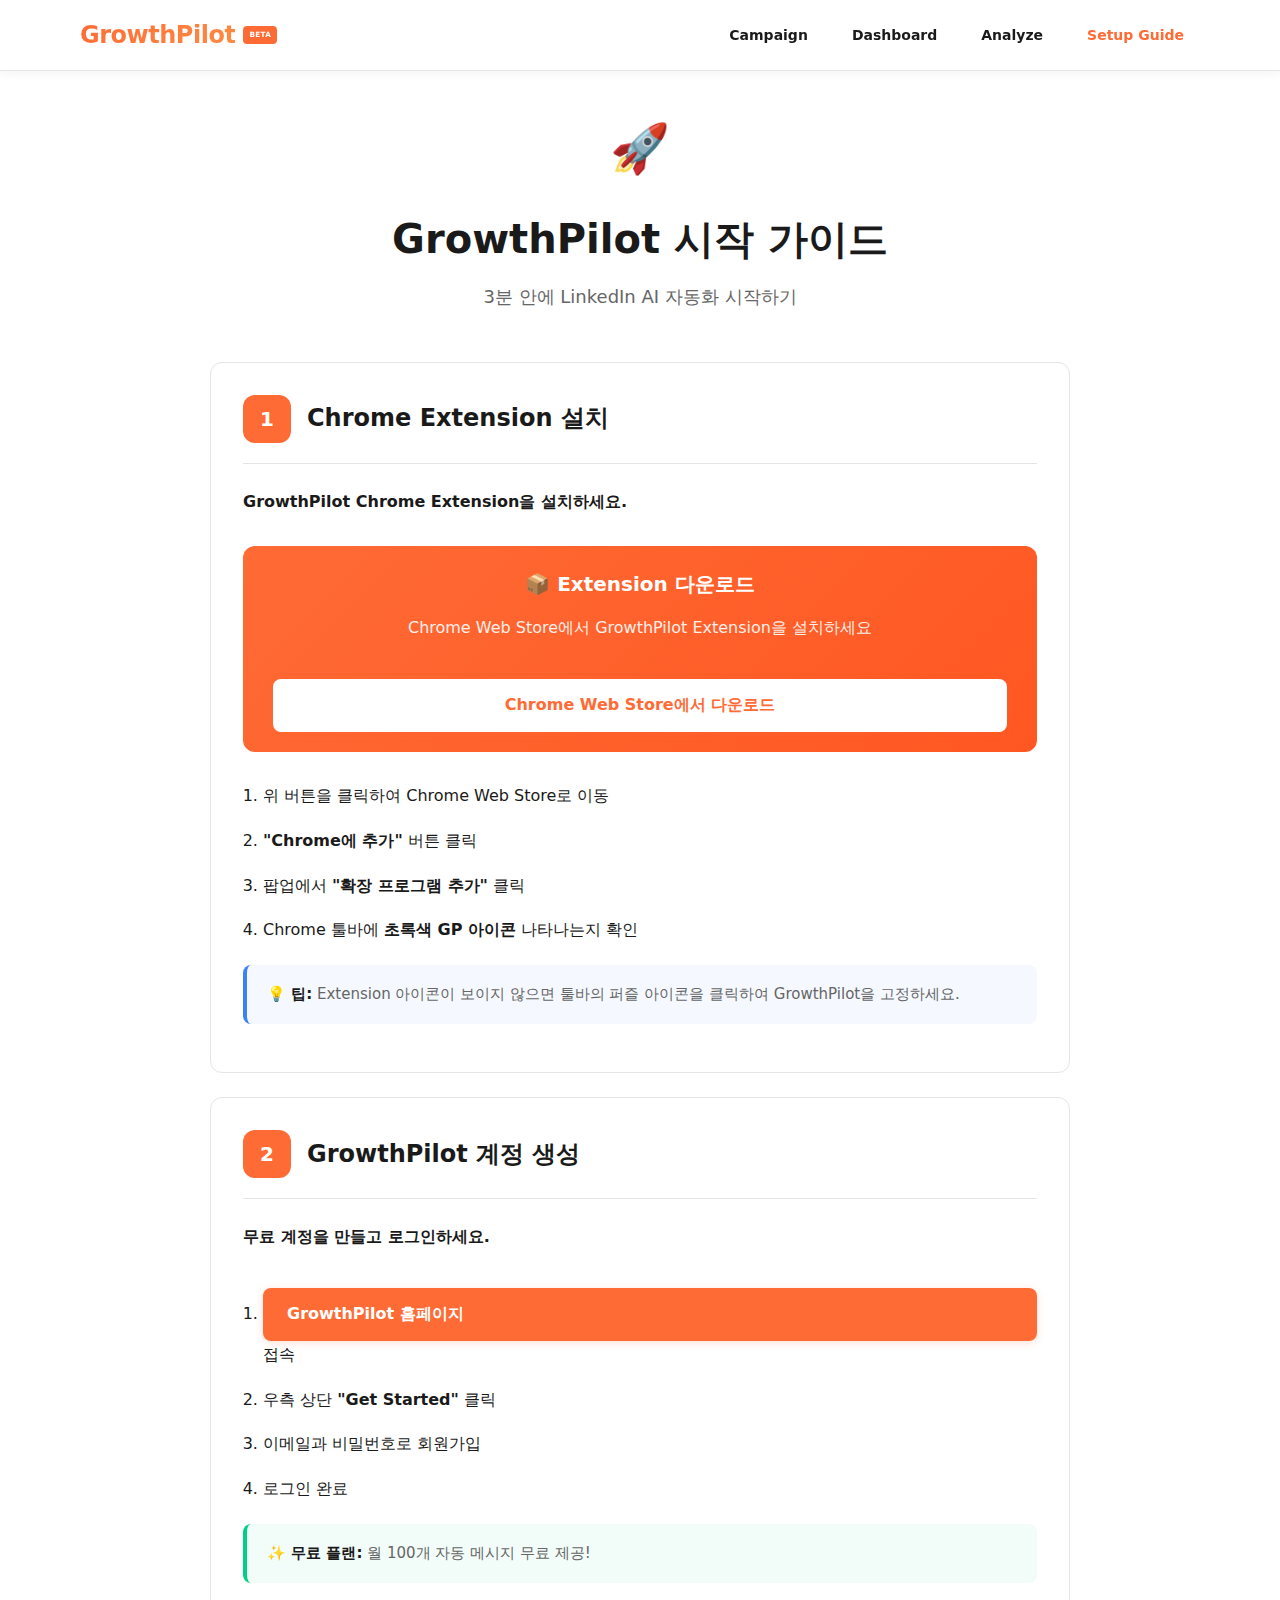
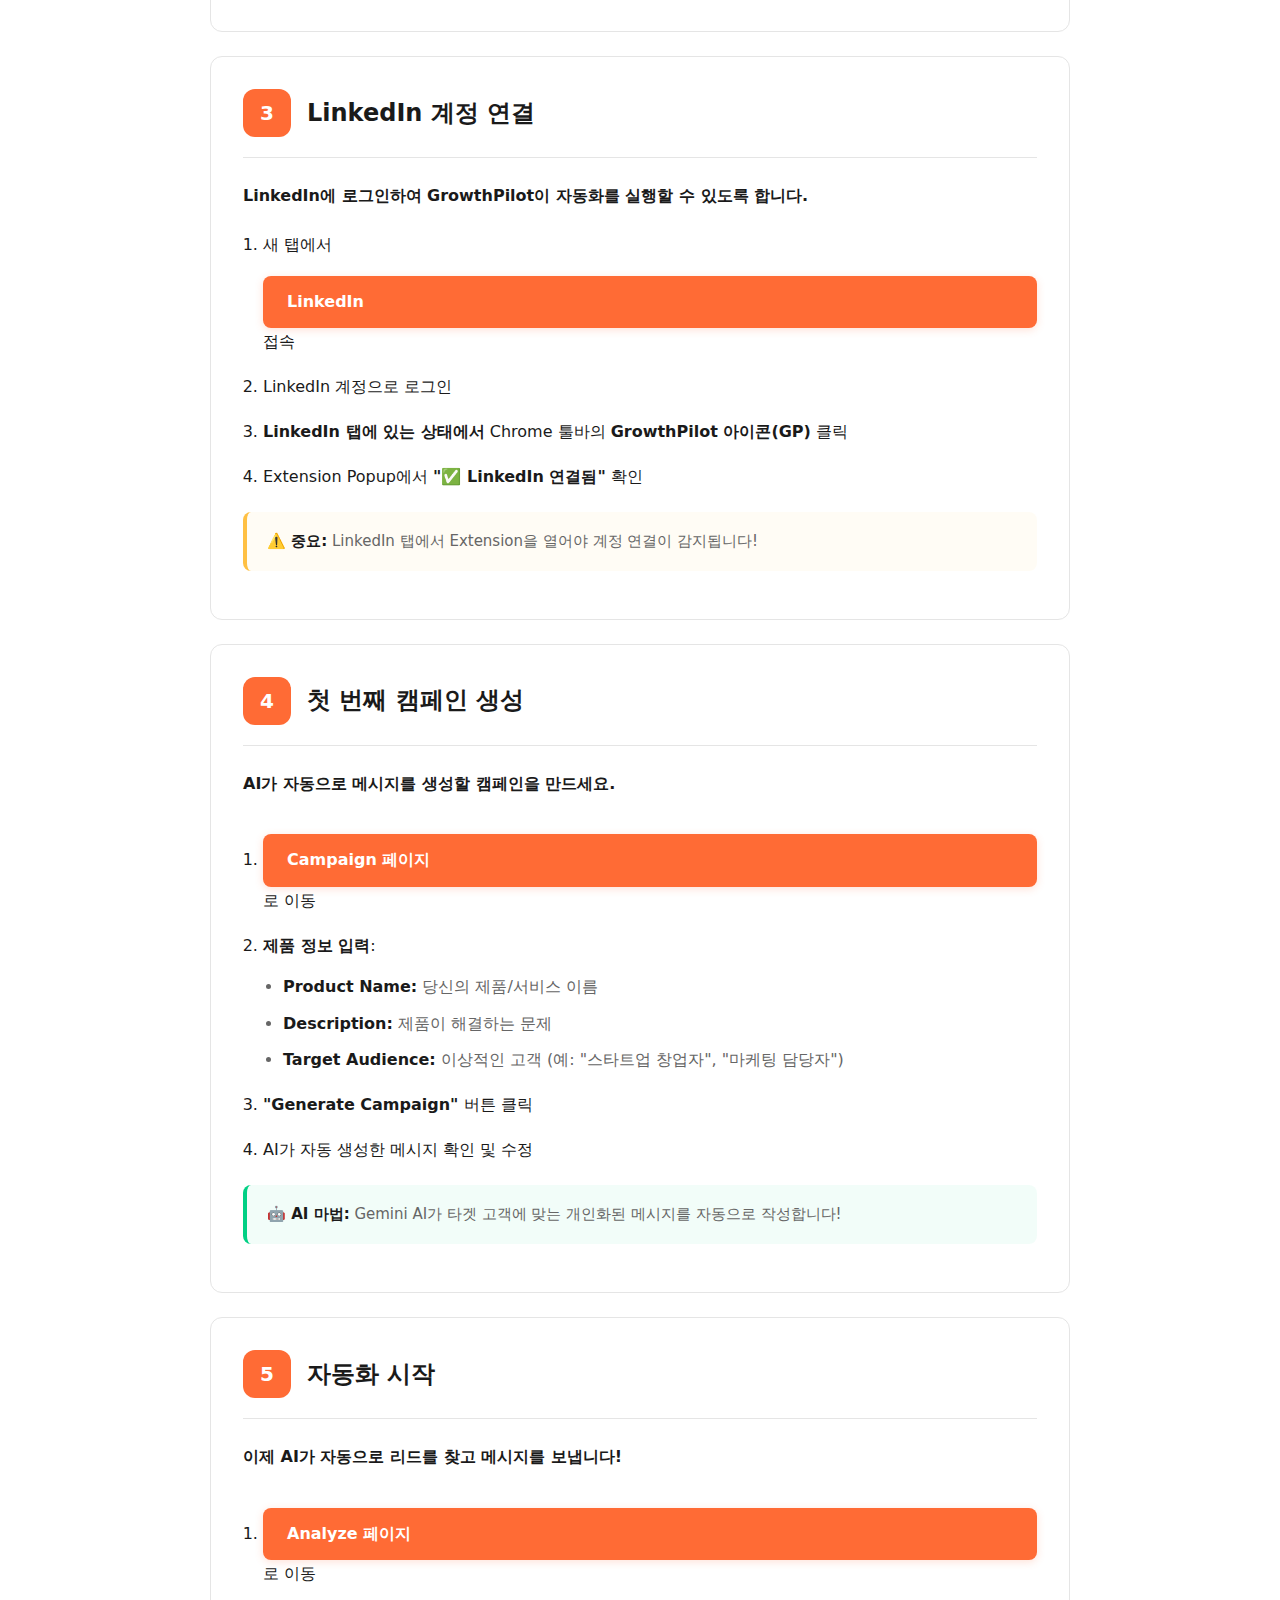
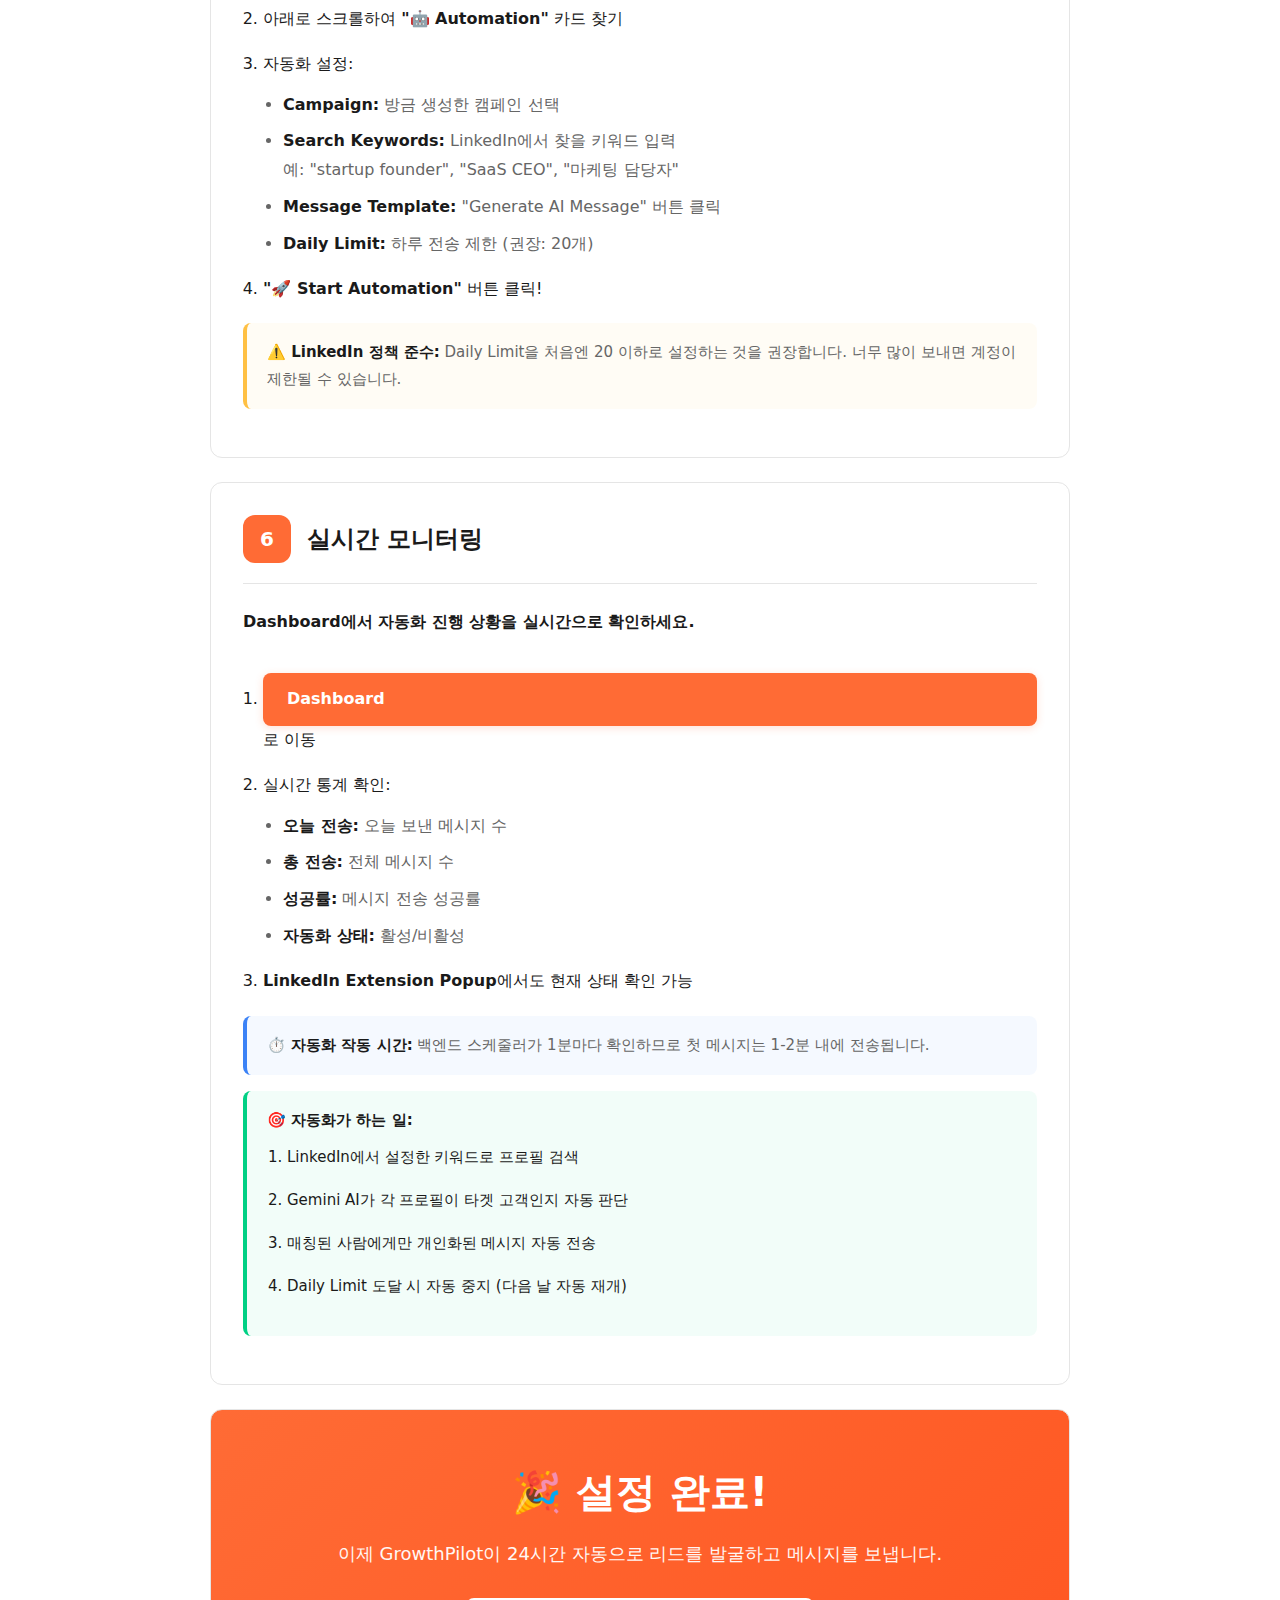
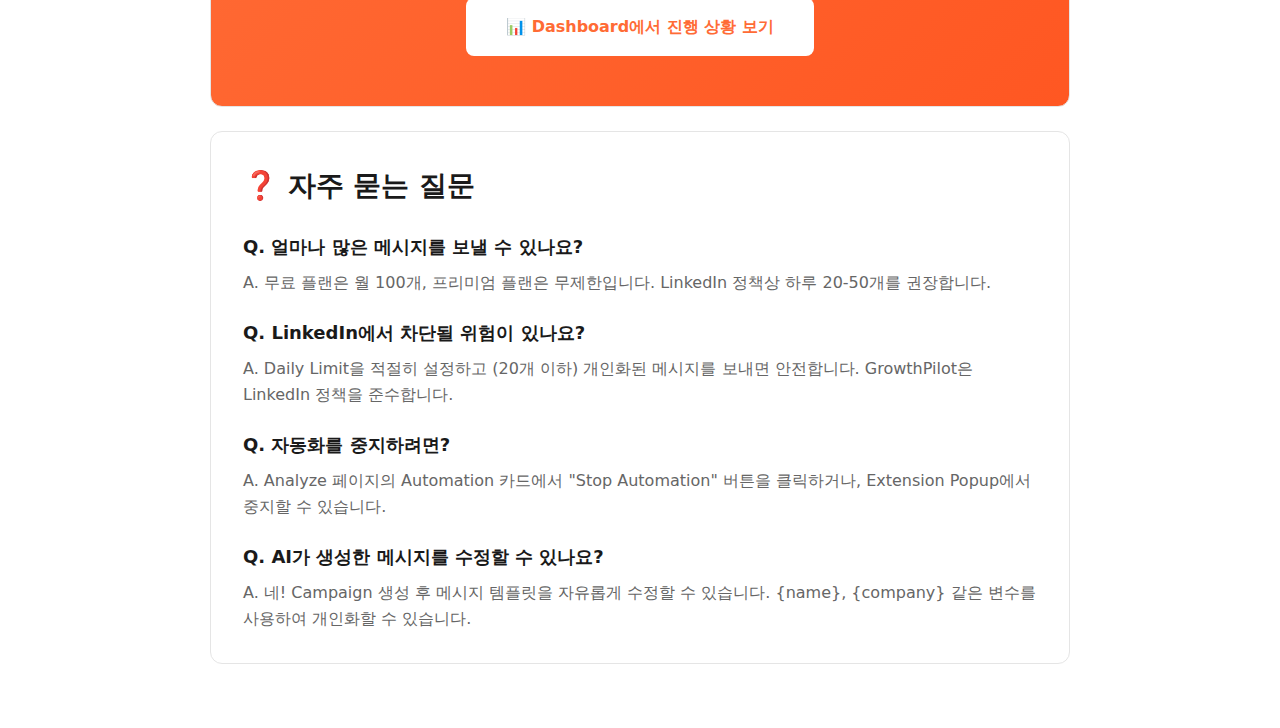
<file: frontend/setup.html>
<!DOCTYPE html>
<html lang="ko">
<head>
    <meta charset="UTF-8">
    <meta name="viewport" content="width=device-width, initial-scale=1.0">
    <title>Setup Guide - GrowthPilot</title>
    <link rel="stylesheet" href="static/css/styles.css?v=3">
    <style>
        .setup-container {
            max-width: 900px;
            margin: 0 auto;
            padding: 40px 20px;
        }

        .setup-header {
            text-align: center;
            margin-bottom: 50px;
        }

        .setup-header h1 {
            font-size: 2.5rem;
            font-weight: 800;
            color: var(--color-text-primary);
            margin-bottom: 12px;
        }

        .setup-header .emoji {
            font-size: 3rem;
            display: block;
            margin-bottom: 20px;
        }

        .setup-header p {
            font-size: 1.125rem;
            color: var(--color-text-secondary);
        }

        .step-card {
            background: var(--color-bg);
            border: 1px solid var(--color-border);
            border-radius: 12px;
            padding: 32px;
            margin-bottom: 24px;
        }

        .step-header {
            display: flex;
            align-items: center;
            gap: 16px;
            margin-bottom: 24px;
            padding-bottom: 20px;
            border-bottom: 1px solid var(--color-border);
        }

        .step-number {
            width: 48px;
            height: 48px;
            background: var(--color-accent);
            color: white;
            border-radius: 12px;
            display: flex;
            align-items: center;
            justify-content: center;
            font-size: 1.25rem;
            font-weight: 700;
            flex-shrink: 0;
        }

        .step-title {
            font-size: 1.5rem;
            font-weight: 700;
            color: var(--color-text-primary);
        }

        .step-content {
            color: var(--color-text-secondary);
            line-height: 1.8;
            font-size: 1rem;
        }

        .step-content strong {
            color: var(--color-text-primary);
            font-weight: 600;
        }

        .step-content ol {
            margin: 20px 0;
            padding-left: 20px;
        }

        .step-content li {
            margin-bottom: 16px;
            color: var(--color-text-primary);
        }

        .step-content ul {
            margin: 12px 0 12px 20px;
            list-style-type: disc;
        }

        .step-content ul li {
            margin-bottom: 8px;
            color: var(--color-text-secondary);
        }

        .screenshot {
            background: var(--color-bg-tertiary);
            border: 2px dashed var(--color-border);
            border-radius: 8px;
            padding: 40px 20px;
            text-align: center;
            margin: 20px 0;
            color: var(--color-text-secondary);
        }

        .screenshot img {
            max-width: 100%;
            border-radius: 8px;
            box-shadow: 0 4px 12px rgba(0, 0, 0, 0.1);
        }

        .info-box,
        .warning-box,
        .success-box {
            padding: 16px 20px;
            border-radius: 8px;
            margin: 16px 0;
            border-left: 4px solid;
            font-size: 0.9375rem;
        }

        .info-box {
            background: rgba(59, 130, 246, 0.05);
            border-color: #3b82f6;
        }

        .warning-box {
            background: rgba(255, 192, 67, 0.05);
            border-color: var(--color-warning);
        }

        .success-box {
            background: rgba(0, 208, 132, 0.05);
            border-color: var(--color-success);
        }

        .btn-primary {
            background: var(--color-accent);
            color: white;
            padding: 12px 24px;
            border-radius: 8px;
            text-decoration: none;
            display: inline-block;
            font-weight: 600;
            transition: all 0.2s;
        }

        .btn-primary:hover {
            background: var(--color-accent-hover);
            transform: translateY(-1px);
        }

        .extension-link {
            background: linear-gradient(135deg, var(--color-accent) 0%, var(--color-accent-hover) 100%);
            color: white;
            padding: 20px 30px;
            border-radius: 12px;
            text-align: center;
            margin: 30px 0;
        }

        .extension-link h3 {
            font-size: 1.25rem;
            margin-bottom: 12px;
        }

        .extension-link p {
            margin-bottom: 20px;
            opacity: 0.9;
        }
    </style>
</head>
<body>
    <nav class="top-nav">
        <div class="nav-container">
            <div class="nav-brand">
                <span class="brand-name">GrowthPilot</span>
                <span class="beta-badge">BETA</span>
            </div>
            <div class="nav-menu">
                <div id="loggedInMenu" style="display: flex;">
                    <a href="/index.html" class="nav-link">Campaign</a>
                    <a href="/dashboard.html" class="nav-link">Dashboard</a>
                    <a href="/analyze.html" class="nav-link">Analyze</a>
                    <a href="/setup.html" class="nav-link" style="color: var(--color-accent); font-weight: 600;">Setup Guide</a>
                </div>
            </div>
        </div>
    </nav>

    <div class="setup-container">
        <div class="setup-header">
            <span class="emoji">🚀</span>
            <h1>GrowthPilot 시작 가이드</h1>
            <p>3분 안에 LinkedIn AI 자동화 시작하기</p>
        </div>

        <!-- Step 1: Extension 다운로드 -->
        <div class="step-card">
            <div class="step-header">
                <div class="step-number">1</div>
                <div class="step-title">Chrome Extension 설치</div>
            </div>
            <div class="step-content">
                <p><strong>GrowthPilot Chrome Extension을 설치하세요.</strong></p>

                <div class="extension-link">
                    <h3>📦 Extension 다운로드</h3>
                    <p>Chrome Web Store에서 GrowthPilot Extension을 설치하세요</p>
                    <a href="https://chrome.google.com/webstore" target="_blank" class="btn-primary" style="background: white; color: var(--color-accent);">
                        Chrome Web Store에서 다운로드
                    </a>
                </div>

                <ol>
                    <li>위 버튼을 클릭하여 Chrome Web Store로 이동</li>
                    <li><strong>"Chrome에 추가"</strong> 버튼 클릭</li>
                    <li>팝업에서 <strong>"확장 프로그램 추가"</strong> 클릭</li>
                    <li>Chrome 툴바에 <strong>초록색 GP 아이콘</strong> 나타나는지 확인</li>
                </ol>

                <div class="info-box">
                    <strong>💡 팁:</strong> Extension 아이콘이 보이지 않으면 툴바의 퍼즐 아이콘을 클릭하여 GrowthPilot을 고정하세요.
                </div>
            </div>
        </div>

        <!-- Step 2: 회원가입 -->
        <div class="step-card">
            <div class="step-header">
                <div class="step-number">2</div>
                <div class="step-title">GrowthPilot 계정 생성</div>
            </div>
            <div class="step-content">
                <p><strong>무료 계정을 만들고 로그인하세요.</strong></p>

                <ol>
                    <li><a href="/index.html" class="btn-primary">GrowthPilot 홈페이지</a> 접속</li>
                    <li>우측 상단 <strong>"Get Started"</strong> 클릭</li>
                    <li>이메일과 비밀번호로 회원가입</li>
                    <li>로그인 완료</li>
                </ol>

                <div class="success-box">
                    <strong>✨ 무료 플랜:</strong> 월 100개 자동 메시지 무료 제공!
                </div>
            </div>
        </div>

        <!-- Step 3: LinkedIn 연결 -->
        <div class="step-card">
            <div class="step-header">
                <div class="step-number">3</div>
                <div class="step-title">LinkedIn 계정 연결</div>
            </div>
            <div class="step-content">
                <p><strong>LinkedIn에 로그인하여 GrowthPilot이 자동화를 실행할 수 있도록 합니다.</strong></p>

                <ol>
                    <li>새 탭에서 <a href="https://www.linkedin.com" target="_blank" class="btn-primary">LinkedIn</a> 접속</li>
                    <li>LinkedIn 계정으로 로그인</li>
                    <li><strong>LinkedIn 탭에 있는 상태에서</strong> Chrome 툴바의 <strong>GrowthPilot 아이콘(GP)</strong> 클릭</li>
                    <li>Extension Popup에서 <strong>"✅ LinkedIn 연결됨"</strong> 확인</li>
                </ol>

                <div class="warning-box">
                    <strong>⚠️ 중요:</strong> LinkedIn 탭에서 Extension을 열어야 계정 연결이 감지됩니다!
                </div>
            </div>
        </div>

        <!-- Step 4: 첫 캠페인 생성 -->
        <div class="step-card">
            <div class="step-header">
                <div class="step-number">4</div>
                <div class="step-title">첫 번째 캠페인 생성</div>
            </div>
            <div class="step-content">
                <p><strong>AI가 자동으로 메시지를 생성할 캠페인을 만드세요.</strong></p>

                <ol>
                    <li><a href="/index.html" class="btn-primary">Campaign 페이지</a>로 이동</li>
                    <li><strong>제품 정보 입력</strong>:
                        <ul>
                            <li><strong>Product Name:</strong> 당신의 제품/서비스 이름</li>
                            <li><strong>Description:</strong> 제품이 해결하는 문제</li>
                            <li><strong>Target Audience:</strong> 이상적인 고객 (예: "스타트업 창업자", "마케팅 담당자")</li>
                        </ul>
                    </li>
                    <li><strong>"Generate Campaign"</strong> 버튼 클릭</li>
                    <li>AI가 자동 생성한 메시지 확인 및 수정</li>
                </ol>

                <div class="success-box">
                    <strong>🤖 AI 마법:</strong> Gemini AI가 타겟 고객에 맞는 개인화된 메시지를 자동으로 작성합니다!
                </div>
            </div>
        </div>

        <!-- Step 5: 자동화 시작 -->
        <div class="step-card">
            <div class="step-header">
                <div class="step-number">5</div>
                <div class="step-title">자동화 시작</div>
            </div>
            <div class="step-content">
                <p><strong>이제 AI가 자동으로 리드를 찾고 메시지를 보냅니다!</strong></p>

                <ol>
                    <li><a href="/analyze.html" class="btn-primary">Analyze 페이지</a>로 이동</li>
                    <li>아래로 스크롤하여 <strong>"🤖 Automation"</strong> 카드 찾기</li>
                    <li>자동화 설정:
                        <ul>
                            <li><strong>Campaign:</strong> 방금 생성한 캠페인 선택</li>
                            <li><strong>Search Keywords:</strong> LinkedIn에서 찾을 키워드 입력<br>
                                예: "startup founder", "SaaS CEO", "마케팅 담당자"</li>
                            <li><strong>Message Template:</strong> "Generate AI Message" 버튼 클릭</li>
                            <li><strong>Daily Limit:</strong> 하루 전송 제한 (권장: 20개)</li>
                        </ul>
                    </li>
                    <li><strong>"🚀 Start Automation"</strong> 버튼 클릭!</li>
                </ol>

                <div class="warning-box">
                    <strong>⚠️ LinkedIn 정책 준수:</strong> Daily Limit을 처음엔 20 이하로 설정하는 것을 권장합니다. 너무 많이 보내면 계정이 제한될 수 있습니다.
                </div>
            </div>
        </div>

        <!-- Step 6: 모니터링 -->
        <div class="step-card">
            <div class="step-header">
                <div class="step-number">6</div>
                <div class="step-title">실시간 모니터링</div>
            </div>
            <div class="step-content">
                <p><strong>Dashboard에서 자동화 진행 상황을 실시간으로 확인하세요.</strong></p>

                <ol>
                    <li><a href="/dashboard.html" class="btn-primary">Dashboard</a>로 이동</li>
                    <li>실시간 통계 확인:
                        <ul>
                            <li><strong>오늘 전송:</strong> 오늘 보낸 메시지 수</li>
                            <li><strong>총 전송:</strong> 전체 메시지 수</li>
                            <li><strong>성공률:</strong> 메시지 전송 성공률</li>
                            <li><strong>자동화 상태:</strong> 활성/비활성</li>
                        </ul>
                    </li>
                    <li><strong>LinkedIn Extension Popup</strong>에서도 현재 상태 확인 가능</li>
                </ol>

                <div class="info-box">
                    <strong>⏱️ 자동화 작동 시간:</strong> 백엔드 스케줄러가 1분마다 확인하므로 첫 메시지는 1-2분 내에 전송됩니다.
                </div>

                <div class="success-box">
                    <strong>🎯 자동화가 하는 일:</strong>
                    <ol style="margin-top: 10px;">
                        <li>LinkedIn에서 설정한 키워드로 프로필 검색</li>
                        <li>Gemini AI가 각 프로필이 타겟 고객인지 자동 판단</li>
                        <li>매칭된 사람에게만 개인화된 메시지 자동 전송</li>
                        <li>Daily Limit 도달 시 자동 중지 (다음 날 자동 재개)</li>
                    </ol>
                </div>
            </div>
        </div>

        <!-- 완료 카드 -->
        <div class="step-card" style="background: linear-gradient(135deg, var(--color-accent) 0%, var(--color-accent-hover) 100%); color: white; text-align: center; padding: 50px 32px;">
            <h2 style="font-size: 2.5rem; margin-bottom: 16px; color: white;">🎉 설정 완료!</h2>
            <p style="font-size: 1.125rem; opacity: 0.95; margin-bottom: 30px;">이제 GrowthPilot이 24시간 자동으로 리드를 발굴하고 메시지를 보냅니다.</p>
            <a href="/dashboard.html" style="background: white; color: var(--color-accent); padding: 16px 40px; border-radius: 8px; text-decoration: none; font-weight: 700; display: inline-block;">
                📊 Dashboard에서 진행 상황 보기
            </a>
        </div>

        <!-- FAQ -->
        <div class="step-card">
            <h2 style="font-size: 1.75rem; font-weight: 700; margin-bottom: 24px; color: var(--color-text-primary);">❓ 자주 묻는 질문</h2>
            
            <div style="margin-bottom: 24px;">
                <h3 style="font-size: 1.125rem; font-weight: 600; color: var(--color-text-primary); margin-bottom: 8px;">Q. 얼마나 많은 메시지를 보낼 수 있나요?</h3>
                <p style="color: var(--color-text-secondary);">A. 무료 플랜은 월 100개, 프리미엄 플랜은 무제한입니다. LinkedIn 정책상 하루 20-50개를 권장합니다.</p>
            </div>

            <div style="margin-bottom: 24px;">
                <h3 style="font-size: 1.125rem; font-weight: 600; color: var(--color-text-primary); margin-bottom: 8px;">Q. LinkedIn에서 차단될 위험이 있나요?</h3>
                <p style="color: var(--color-text-secondary);">A. Daily Limit을 적절히 설정하고 (20개 이하) 개인화된 메시지를 보내면 안전합니다. GrowthPilot은 LinkedIn 정책을 준수합니다.</p>
            </div>

            <div style="margin-bottom: 24px;">
                <h3 style="font-size: 1.125rem; font-weight: 600; color: var(--color-text-primary); margin-bottom: 8px;">Q. 자동화를 중지하려면?</h3>
                <p style="color: var(--color-text-secondary);">A. Analyze 페이지의 Automation 카드에서 "Stop Automation" 버튼을 클릭하거나, Extension Popup에서 중지할 수 있습니다.</p>
            </div>

            <div>
                <h3 style="font-size: 1.125rem; font-weight: 600; color: var(--color-text-primary); margin-bottom: 8px;">Q. AI가 생성한 메시지를 수정할 수 있나요?</h3>
                <p style="color: var(--color-text-secondary);">A. 네! Campaign 생성 후 메시지 템플릿을 자유롭게 수정할 수 있습니다. {name}, {company} 같은 변수를 사용하여 개인화할 수 있습니다.</p>
            </div>
        </div>
    </div>
</body>
</html>
</file>
<file: frontend/static/css/styles.css>
/* White & Orange Design System */
:root {
    --color-bg: #ffffff;
    --color-bg-secondary: #fafafa;
    --color-bg-tertiary: #f5f5f5;
    --color-border: #e5e5e5;
    --color-border-hover: #d4d4d4;
    --color-text-primary: #1a1a1a;
    --color-text-secondary: #666666;
    --color-text-tertiary: #999999;
    --color-accent: #ff6b35;
    --color-accent-hover: #ff5722;
    --color-success: #00d084;
    --color-error: #ff6369;
    --color-warning: #ffc043;
}

/* Reset and Base */
* {
    margin: 0;
    padding: 0;
    box-sizing: border-box;
}

body {
    font-family: -apple-system, BlinkMacSystemFont, 'Inter', 'SF Pro Display', 'Segoe UI', system-ui, sans-serif;
    background: var(--color-bg);
    color: var(--color-text-primary);
    line-height: 1.6;
    min-height: 100vh;
    -webkit-font-smoothing: antialiased;
    -moz-osx-font-smoothing: grayscale;
    padding-top: 70px;
}

/* Top Navigation Bar */
.top-nav {
    position: fixed;
    top: 0;
    left: 0;
    right: 0;
    background: rgba(255, 255, 255, 0.95);
    backdrop-filter: blur(10px);
    border-bottom: 1px solid var(--color-border);
    z-index: 1000;
    box-shadow: 0 2px 10px rgba(0, 0, 0, 0.05);
}

.nav-container {
    max-width: 1200px;
    margin: 0 auto;
    padding: 0 40px;
    height: 70px;
    display: flex;
    justify-content: space-between;
    align-items: center;
}

.nav-brand {
    display: flex;
    align-items: center;
    gap: 8px;
    font-size: 1.5rem;
    font-weight: 800;
    letter-spacing: -0.02em;
}

.nav-brand .brand-name {
    background: linear-gradient(135deg, #ff6b35 0%, #ff8c42 100%);
    -webkit-background-clip: text;
    -webkit-text-fill-color: transparent;
    background-clip: text;
}

.nav-brand .beta-badge {
    font-size: 0.45rem;
    background: var(--color-accent);
    color: white;
    padding: 3px 6px;
    border-radius: 4px;
    font-weight: 600;
    letter-spacing: 0.05em;
}

.nav-menu {
    display: flex;
    align-items: center;
    gap: 8px;
}

#loggedOutMenu,
#loggedInMenu {
    display: flex;
    align-items: center;
    gap: 12px;
}

.nav-link {
    color: var(--color-text-primary);
    text-decoration: none;
    font-size: 0.875rem;
    font-weight: 600;
    padding: 8px 16px;
    border-radius: 6px;
    transition: all 0.15s ease;
}

.nav-link:hover {
    color: var(--color-accent);
    background: rgba(255, 107, 53, 0.08);
}

.user-email {
    color: var(--color-text-primary);
    font-size: 0.8125rem;
    font-weight: 600;
    padding: 8px 12px;
    background: var(--color-bg-tertiary);
    border-radius: 6px;
}

.nav-btn {
    padding: 8px 18px;
    border-radius: 6px;
    font-size: 0.875rem;
    font-weight: 600;
    cursor: pointer;
    transition: all 0.2s ease;
    font-family: inherit;
}

.nav-btn-secondary {
    background: transparent;
    color: var(--color-text-primary);
    border: 1.5px solid var(--color-border);
}

.nav-btn-secondary:hover {
    background: var(--color-bg-tertiary);
    border-color: var(--color-border-hover);
}

.nav-btn-primary {
    background: linear-gradient(135deg, var(--color-accent) 0%, var(--color-accent-hover) 100%);
    color: white;
    border: none;
    box-shadow: 0 2px 8px rgba(255, 107, 53, 0.25);
}

.nav-btn-primary:hover {
    transform: translateY(-1px);
    box-shadow: 0 4px 12px rgba(255, 107, 53, 0.35);
}

.nav-btn-logout {
    background: transparent;
    color: var(--color-text-primary);
    border: 1.5px solid var(--color-border);
    padding: 8px 18px;
    border-radius: 6px;
    font-size: 0.875rem;
    font-weight: 600;
    cursor: pointer;
    transition: all 0.2s ease;
    font-family: inherit;
}

.nav-btn-logout:hover {
    background: var(--color-text-primary);
    color: white;
    border-color: var(--color-text-primary);
}

.container {
    max-width: 1200px;
    margin: 0 auto;
    padding: 40px 40px 60px;
}

/* Page Header */
header {
    margin-bottom: 40px;
    text-align: center;
}

header h1 {
    font-size: 2.5rem;
    font-weight: 700;
    letter-spacing: -0.03em;
    margin-bottom: 12px;
    color: var(--color-text-primary);
}

.subtitle {
    font-size: 1.125rem;
    color: var(--color-text-secondary);
    font-weight: 400;
}

/* Field Hint Styling */
.field-hint {
    display: block;
    margin-top: 8px;
    color: var(--color-text-tertiary);
    font-size: 0.875rem;
    line-height: 1.5;
}

/* Dashboard Styles */
.connection-status {
    margin-bottom: 20px;
}

.status-badge {
    display: inline-flex;
    align-items: center;
    gap: 8px;
    padding: 10px 16px;
    border-radius: 8px;
    font-weight: 600;
    font-size: 0.875rem;
}

.status-connected {
    background: rgba(0, 208, 132, 0.1);
    color: var(--color-success);
    border: 1px solid rgba(0, 208, 132, 0.2);
}

.status-disconnected {
    background: rgba(255, 192, 67, 0.1);
    color: var(--color-warning);
    border: 1px solid rgba(255, 192, 67, 0.2);
}

.status-icon {
    font-size: 1.125rem;
}

.connected-info {
    background: var(--color-bg-tertiary);
    padding: 20px;
    border-radius: 8px;
    border: 1px solid var(--color-border);
}

/* Stats Grid */
.stats-grid {
    display: grid;
    grid-template-columns: repeat(auto-fit, minmax(240px, 1fr));
    gap: 20px;
    margin-bottom: 20px;
}

.stat-card {
    background: var(--color-bg-tertiary);
    border: 1px solid var(--color-border);
    border-radius: 8px;
    padding: 24px;
    display: flex;
    align-items: center;
    gap: 16px;
    transition: all 0.2s ease;
}

.stat-card:hover {
    border-color: var(--color-accent);
    transform: translateY(-2px);
    box-shadow: 0 4px 12px rgba(255, 107, 53, 0.15);
}

.stat-icon {
    font-size: 2.5rem;
}

.stat-content {
    flex: 1;
}

.stat-value {
    font-size: 2rem;
    font-weight: 700;
    color: var(--color-text-primary);
    line-height: 1;
    margin-bottom: 4px;
}

.stat-label {
    font-size: 0.875rem;
    color: var(--color-text-secondary);
    font-weight: 500;
}

/* Campaigns Table */
.campaigns-table {
    width: 100%;
    border-collapse: collapse;
    background: var(--color-bg-tertiary);
    border-radius: 8px;
    overflow: hidden;
}

.campaigns-table thead {
    background: var(--color-bg);
    border-bottom: 2px solid var(--color-border);
}

.campaigns-table th {
    padding: 14px 16px;
    text-align: left;
    font-size: 0.875rem;
    font-weight: 600;
    color: var(--color-text-secondary);
    text-transform: uppercase;
    letter-spacing: 0.05em;
}

.campaigns-table td {
    padding: 16px;
    border-bottom: 1px solid var(--color-border);
    color: var(--color-text-primary);
    font-size: 0.9375rem;
}

.campaigns-table tbody tr:last-child td {
    border-bottom: none;
}

.campaigns-table tbody tr:hover {
    background: rgba(255, 107, 53, 0.05);
}

.channel-badge {
    display: inline-block;
    padding: 4px 10px;
    background: var(--color-bg);
    border: 1px solid var(--color-border);
    border-radius: 4px;
    font-size: 0.8125rem;
    font-weight: 500;
    text-transform: capitalize;
}

/* Activity List */
.activity-list {
    display: flex;
    flex-direction: column;
    gap: 16px;
}

.activity-item {
    display: flex;
    align-items: flex-start;
    gap: 12px;
    padding: 16px;
    background: var(--color-bg-tertiary);
    border: 1px solid var(--color-border);
    border-radius: 8px;
    transition: all 0.2s ease;
}

.activity-item:hover {
    border-color: var(--color-accent);
    background: var(--color-bg);
}

.activity-icon {
    font-size: 1.5rem;
    flex-shrink: 0;
}

.activity-content {
    flex: 1;
}

.activity-text {
    color: var(--color-text-primary);
    font-size: 0.9375rem;
    margin-bottom: 4px;
}

.activity-time {
    color: var(--color-text-tertiary);
    font-size: 0.8125rem;
}

/* Card Styles */
.card {
    background: var(--color-bg-secondary);
    border: 1px solid var(--color-border);
    border-radius: 12px;
    padding: 40px;
    margin-bottom: 24px;
    transition: border-color 0.2s ease;
}

.card:hover {
    border-color: var(--color-border-hover);
}

.card h2 {
    font-size: 1.5rem;
    font-weight: 600;
    margin-bottom: 32px;
    letter-spacing: -0.02em;
    color: var(--color-text-primary);
}

/* Form Styles */
.form-group {
    margin-bottom: 24px;
}

.form-row {
    display: grid;
    grid-template-columns: 1fr 1fr;
    gap: 24px;
}

label {
    display: block;
    margin-bottom: 8px;
    font-size: 0.875rem;
    font-weight: 500;
    color: var(--color-text-secondary);
    letter-spacing: -0.01em;
}

input[type="text"],
input[type="url"],
input[type="email"],
input[type="password"],
textarea,
select {
    width: 100%;
    padding: 12px 14px;
    background: var(--color-bg-tertiary);
    border: 1px solid var(--color-border);
    border-radius: 8px;
    font-size: 0.9375rem;
    color: var(--color-text-primary);
    font-family: inherit;
    transition: all 0.2s ease;
}

input[type="text"]:hover,
input[type="url"]:hover,
input[type="email"]:hover,
input[type="password"]:hover,
textarea:hover,
select:hover {
    border-color: var(--color-border-hover);
}

input[type="text"]:focus,
input[type="url"]:focus,
input[type="email"]:focus,
input[type="password"]:focus,
textarea:focus,
select:focus {
    outline: none;
    border-color: var(--color-accent);
    background: var(--color-bg);
}

textarea {
    resize: vertical;
    min-height: 120px;
    line-height: 1.6;
}

select {
    cursor: pointer;
}

.checkbox-group {
    display: flex;
    gap: 24px;
    margin-top: 8px;
}

.checkbox-group label {
    display: flex;
    align-items: center;
    gap: 10px;
    font-weight: 400;
    color: var(--color-text-primary);
    cursor: pointer;
    font-size: 0.9375rem;
}

.checkbox-group input[type="checkbox"] {
    width: 18px;
    height: 18px;
    cursor: pointer;
    accent-color: var(--color-accent);
}

/* Buttons */
.btn {
    padding: 12px 24px;
    border: none;
    border-radius: 8px;
    font-size: 0.9375rem;
    font-weight: 500;
    cursor: pointer;
    transition: all 0.2s ease;
    display: inline-block;
    letter-spacing: -0.01em;
}

.btn-primary {
    background: var(--color-accent);
    color: white;
    width: 100%;
    margin-top: 16px;
}

.btn-primary:hover {
    background: var(--color-accent-hover);
    transform: translateY(-1px);
}

.btn-primary:active {
    transform: translateY(0);
}

.btn-secondary {
    background: var(--color-bg-tertiary);
    color: var(--color-text-primary);
    border: 1px solid var(--color-border);
}

.btn-secondary:hover {
    background: var(--color-bg-secondary);
    border-color: var(--color-border-hover);
}

/* Loading Spinner */
.loading {
    text-align: center;
    padding: 60px 40px;
}

.spinner {
    border: 2px solid var(--color-border);
    border-top: 2px solid var(--color-accent);
    border-radius: 50%;
    width: 40px;
    height: 40px;
    animation: spin 0.8s linear infinite;
    margin: 0 auto 20px;
}

@keyframes spin {
    0% { transform: rotate(0deg); }
    100% { transform: rotate(360deg); }
}

.loading p {
    color: var(--color-text-secondary);
    font-size: 0.9375rem;
}

/* Results Styles */
.result-section {
    margin-bottom: 40px;
    padding-bottom: 40px;
    border-bottom: 1px solid var(--color-border);
}

.result-section:last-child {
    border-bottom: none;
}

.result-section h3 {
    font-size: 1.25rem;
    font-weight: 600;
    margin-bottom: 20px;
    letter-spacing: -0.02em;
    color: var(--color-text-primary);
}

.variant-card {
    background: var(--color-bg-tertiary);
    border: 1px solid var(--color-border);
    border-left: 2px solid var(--color-accent);
    padding: 20px;
    margin-bottom: 16px;
    border-radius: 8px;
    transition: border-color 0.2s ease;
}

.variant-card:hover {
    border-color: var(--color-border-hover);
    border-left-color: var(--color-accent);
}

.variant-card h4 {
    color: var(--color-text-primary);
    margin-bottom: 12px;
    font-size: 0.9375rem;
    font-weight: 500;
    letter-spacing: -0.01em;
}

.variant-card .copy-text {
    background: var(--color-bg);
    padding: 16px;
    border-radius: 6px;
    margin: 12px 0;
    font-size: 0.9375rem;
    line-height: 1.7;
    color: var(--color-text-secondary);
    border: 1px solid var(--color-border);
}

.variant-card .tone-badge {
    display: inline-block;
    padding: 4px 12px;
    background: var(--color-bg);
    color: var(--color-text-secondary);
    border: 1px solid var(--color-border);
    border-radius: 6px;
    font-size: 0.8125rem;
    margin-top: 8px;
    font-weight: 500;
}

.icp-grid {
    display: grid;
    grid-template-columns: repeat(auto-fit, minmax(280px, 1fr));
    gap: 16px;
}

.icp-item {
    background: var(--color-bg-tertiary);
    border: 1px solid var(--color-border);
    padding: 20px;
    border-radius: 8px;
    transition: border-color 0.2s ease;
}

.icp-item:hover {
    border-color: var(--color-border-hover);
}

.icp-item h4 {
    color: var(--color-text-primary);
    margin-bottom: 12px;
    font-size: 0.875rem;
    font-weight: 500;
    text-transform: uppercase;
    letter-spacing: 0.05em;
}

.icp-item ul {
    list-style: none;
    padding-left: 0;
}

.icp-item li {
    padding: 6px 0;
    padding-left: 16px;
    position: relative;
    color: var(--color-text-secondary);
    font-size: 0.9375rem;
}

.icp-item li:before {
    content: "•";
    color: var(--color-accent);
    font-weight: normal;
    position: absolute;
    left: 0;
}

.query-channel {
    background: var(--color-bg-tertiary);
    border: 1px solid var(--color-border);
    padding: 20px;
    margin-bottom: 16px;
    border-radius: 8px;
}

.query-channel h4 {
    color: var(--color-text-primary);
    margin-bottom: 12px;
    text-transform: uppercase;
    font-size: 0.875rem;
    font-weight: 500;
    letter-spacing: 0.05em;
}

.query-channel ul {
    list-style: none;
    padding-left: 0;
}

.query-channel li {
    background: var(--color-bg);
    padding: 12px;
    margin: 8px 0;
    border-radius: 6px;
    border: 1px solid var(--color-border);
    border-left: 2px solid var(--color-accent);
    font-size: 0.9375rem;
    color: var(--color-text-secondary);
}

.status-badge {
    display: inline-block;
    padding: 6px 14px;
    border-radius: 6px;
    font-weight: 500;
    font-size: 0.8125rem;
    letter-spacing: -0.01em;
}

.status-pass {
    background: rgba(0, 208, 132, 0.1);
    color: var(--color-success);
    border: 1px solid rgba(0, 208, 132, 0.2);
}

.status-fail {
    background: rgba(255, 99, 105, 0.1);
    color: var(--color-error);
    border: 1px solid rgba(255, 99, 105, 0.2);
}

.status-needs-revision {
    background: rgba(255, 192, 67, 0.1);
    color: var(--color-warning);
    border: 1px solid rgba(255, 192, 67, 0.2);
}

/* Error Card */
.error-card {
    background: var(--color-bg-secondary);
    border: 1px solid rgba(255, 99, 105, 0.3);
    border-left: 2px solid var(--color-error);
}

.error-card h2 {
    color: var(--color-error);
}

.error-card p {
    color: var(--color-text-secondary);
    margin-bottom: 20px;
}

/* Footer */
footer {
    text-align: center;
    color: var(--color-text-tertiary);
    padding: 40px 20px;
    margin-top: 60px;
    border-top: 1px solid var(--color-border);
    font-size: 0.875rem;
}

/* Modal Styles */
.modal {
    display: none;
    position: fixed;
    z-index: 1000;
    left: 0;
    top: 0;
    width: 100%;
    height: 100%;
    background-color: rgba(0, 0, 0, 0.5);
    backdrop-filter: blur(4px);
}

.modal-content {
    background-color: white;
    margin: 8% auto;
    padding: 40px;
    border-radius: 12px;
    width: 90%;
    max-width: 450px;
    box-shadow: 0 10px 40px rgba(0, 0, 0, 0.2);
    position: relative;
    animation: modalFadeIn 0.3s ease;
}

@keyframes modalFadeIn {
    from {
        opacity: 0;
        transform: translateY(-20px);
    }
    to {
        opacity: 1;
        transform: translateY(0);
    }
}

.modal-content h2 {
    font-size: 1.5rem;
    font-weight: 600;
    margin-bottom: 24px;
    color: var(--color-text-primary);
}

.modal .close {
    position: absolute;
    right: 20px;
    top: 20px;
    font-size: 28px;
    font-weight: 300;
    color: var(--color-text-tertiary);
    cursor: pointer;
    transition: color 0.2s ease;
    line-height: 1;
}

.modal .close:hover {
    color: var(--color-text-primary);
}

.error-message,
.success-message {
    padding: 12px 16px;
    border-radius: 6px;
    margin-bottom: 16px;
    font-size: 0.875rem;
}

.error-message {
    background: rgba(255, 99, 105, 0.1);
    color: var(--color-error);
    border: 1px solid rgba(255, 99, 105, 0.2);
}

.success-message {
    background: rgba(0, 208, 132, 0.1);
    color: var(--color-success);
    border: 1px solid rgba(0, 208, 132, 0.2);
}

.modal input[type="text"],
.modal input[type="email"],
.modal input[type="password"] {
    width: 100%;
    padding: 12px 14px;
    background: var(--color-bg-tertiary);
    border: 1px solid var(--color-border);
    border-radius: 8px;
    font-size: 0.9375rem;
    color: var(--color-text-primary);
    font-family: inherit;
    transition: all 0.2s ease;
}

.modal input[type="text"]:focus,
.modal input[type="email"]:focus,
.modal input[type="password"]:focus {
    outline: none;
    border-color: var(--color-accent);
    background: var(--color-bg);
}

.modal .form-group {
    margin-bottom: 20px;
}

.modal p {
    text-align: center;
    margin-top: 16px;
    color: var(--color-text-secondary);
    font-size: 0.875rem;
}

.modal a {
    color: var(--color-accent);
    text-decoration: none;
    font-weight: 500;
}

.modal a:hover {
    color: var(--color-accent-hover);
    text-decoration: underline;
}

/* Responsive Design */
@media (max-width: 768px) {
    body {
        padding-top: 60px;
    }

    .nav-container {
        padding: 0 20px;
        height: 60px;
    }

    .nav-brand {
        font-size: 1.25rem;
    }

    .nav-brand .beta-badge {
        font-size: 0.4rem;
        padding: 2px 5px;
    }

    #loggedOutMenu,
    #loggedInMenu {
        gap: 8px;
    }

    .nav-btn {
        padding: 7px 14px;
        font-size: 0.8125rem;
    }

    .nav-link {
        padding: 7px 12px;
        font-size: 0.8125rem;
    }

    .user-email {
        display: none;
    }

    .nav-btn-logout {
        padding: 7px 14px;
        font-size: 0.8125rem;
    }

    .container {
        padding: 30px 20px;
    }

    header h1 {
        font-size: 2rem;
    }

    .subtitle {
        font-size: 1rem;
    }

    .card {
        padding: 24px 20px;
    }

    .form-row {
        grid-template-columns: 1fr;
    }

    .checkbox-group {
        flex-direction: column;
        gap: 12px;
    }

    .icp-grid {
        grid-template-columns: 1fr;
    }

    .modal-content {
        margin: 15% auto;
        padding: 28px 20px;
    }
}

/* Smooth scrolling */
html {
    scroll-behavior: smooth;
}

/* Selection color */
::selection {
    background: var(--color-accent);
    color: white;
}

::-moz-selection {
    background: var(--color-accent);
    color: white;
}

/* Box shadows for depth */
.card {
    box-shadow: 0 1px 3px rgba(0, 0, 0, 0.1);
}

.card:hover {
    box-shadow: 0 4px 12px rgba(255, 107, 53, 0.15);
}

.btn-primary {
    box-shadow: 0 2px 8px rgba(255, 107, 53, 0.2);
}

.btn-primary:hover {
    box-shadow: 0 4px 12px rgba(255, 107, 53, 0.3);
}
</file>
